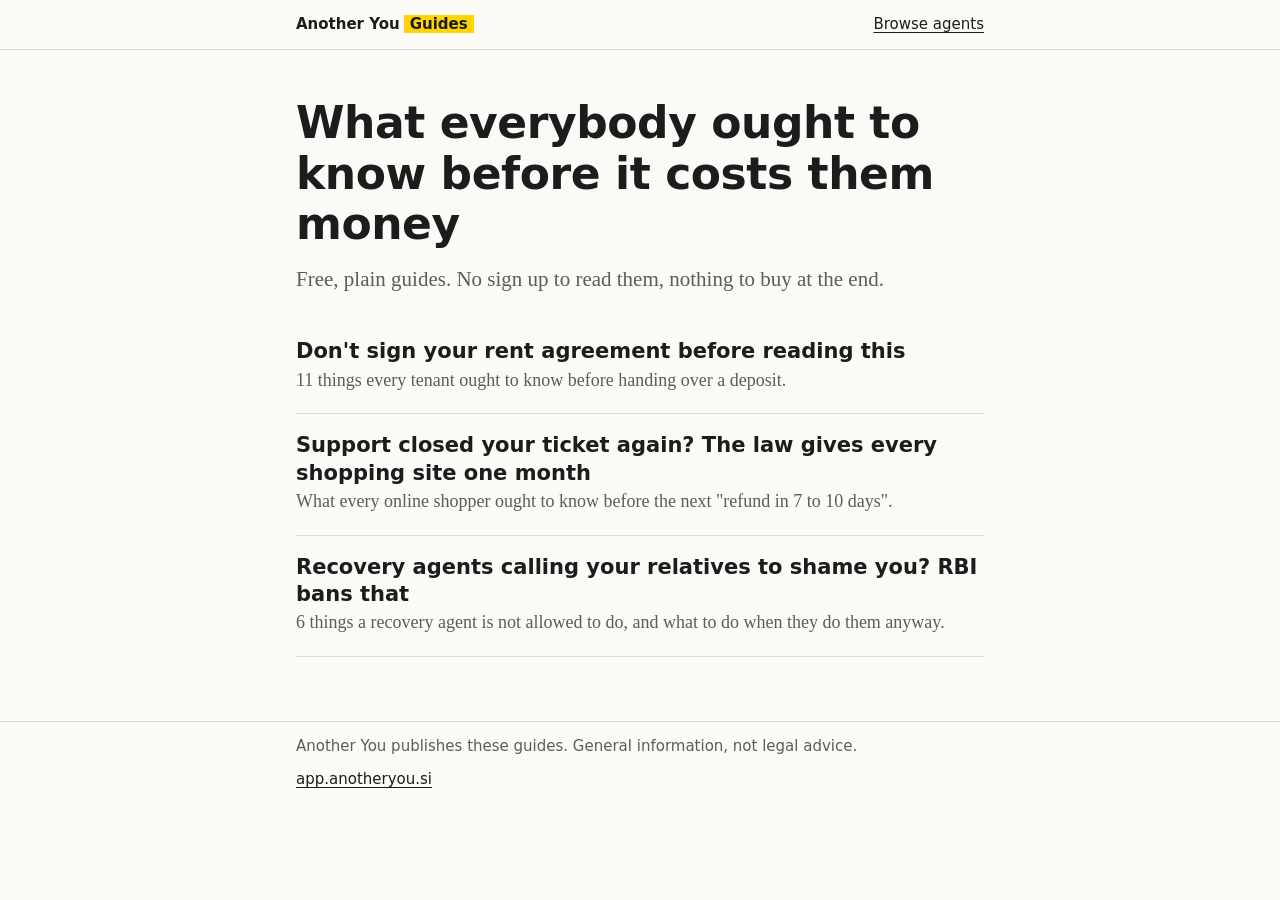
<file: index.html>
<!doctype html>
<html lang="en-IN">
<head>
<meta charset="utf-8">
<meta name="viewport" content="width=device-width, initial-scale=1">
<title>Another You Guides</title>
<meta name="description" content="Plain guides for the moments that cost you money: rent deposits, stuck refunds, recovery agents.">
<link rel="stylesheet" href="/style.css">
</head>
<body>
<header class="site"><div class="bar"><a class="brand" href="/">Another You<span>Guides</span></a><a href="https://app.anotheryou.si/library">Browse agents</a></div></header>
<main>
<h1>What everybody ought to know before it costs them money</h1>
<p class="dek">Free, plain guides. No sign up to read them, nothing to buy at the end.</p>
<div class="list">
<a href="/rent-agreement-deposit/"><strong>Don't sign your rent agreement before reading this</strong><span>11 things every tenant ought to know before handing over a deposit.</span></a>
<a href="/refund-stuck/"><strong>Support closed your ticket again? The law gives every shopping site one month</strong><span>What every online shopper ought to know before the next "refund in 7 to 10 days".</span></a>
<a href="/recovery-agents/"><strong>Recovery agents calling your relatives to shame you? RBI bans that</strong><span>6 things a recovery agent is not allowed to do, and what to do when they do them anyway.</span></a>
</div>
</main>
<footer class="site"><div class="bar"><span>Another You publishes these guides. General information, not legal advice.</span><a href="https://app.anotheryou.si">app.anotheryou.si</a></div></footer>
</body>
</html>
</file>
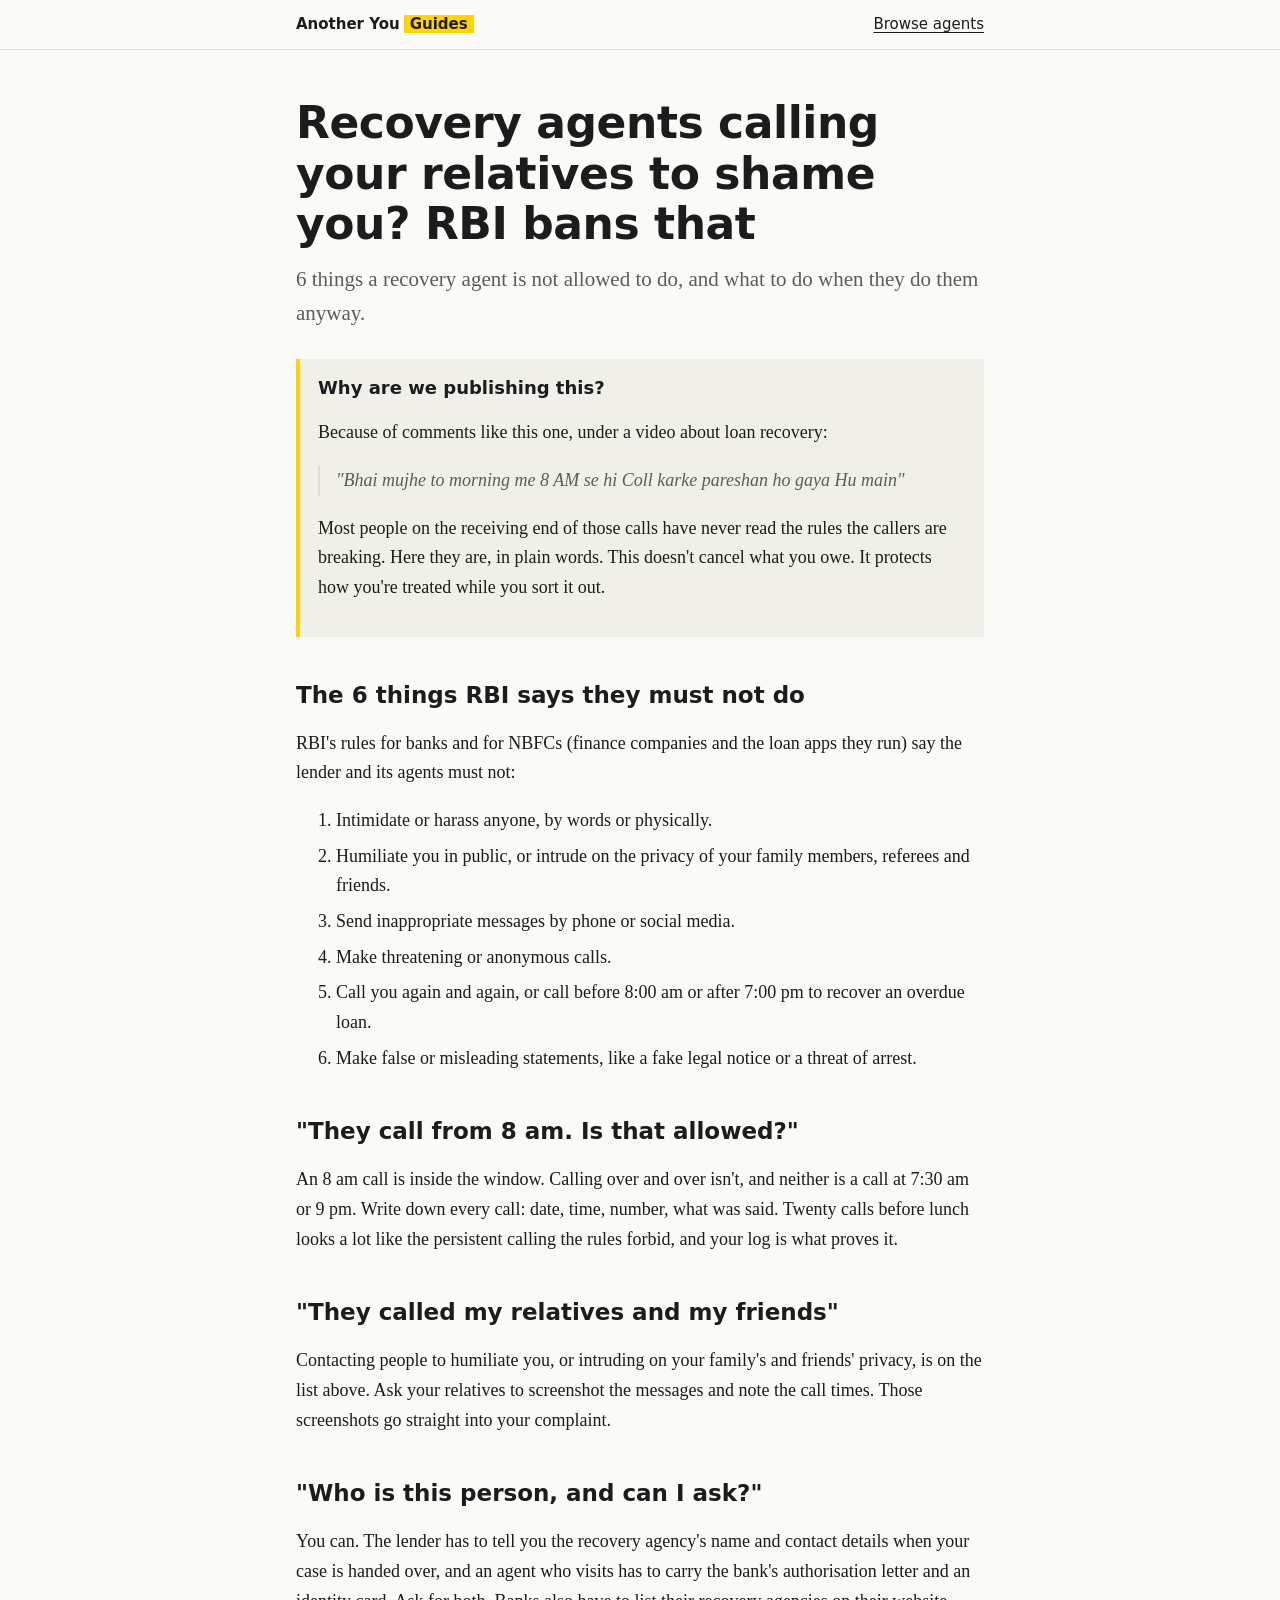
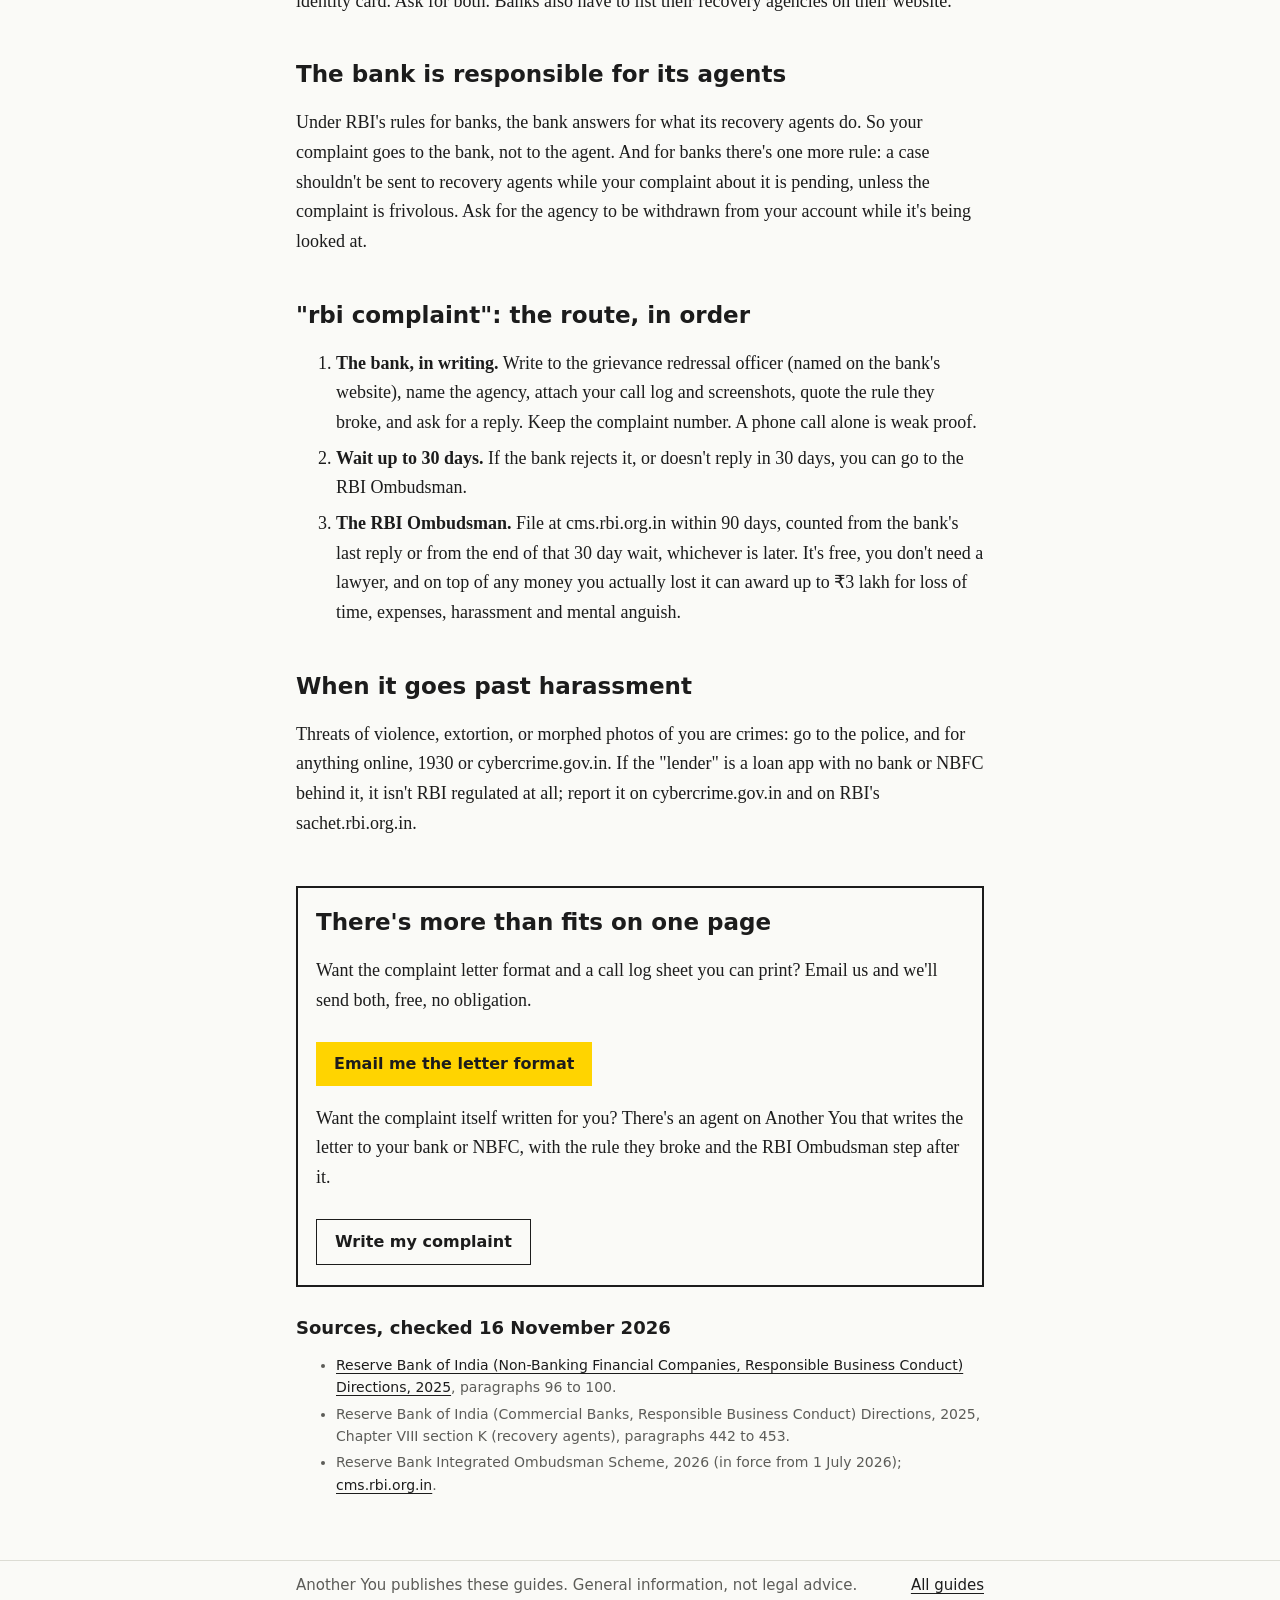
<file: recovery-agents/index.html>
<!doctype html>
<html lang="en-IN">
<head>
<meta charset="utf-8">
<meta name="viewport" content="width=device-width, initial-scale=1">
<title>Recovery Agents Calling Your Relatives? RBI Bans That</title>
<meta name="description" content="6 things RBI does not allow a loan recovery agent to do, and the complaint your bank has to answer when they do them anyway.">
<link rel="canonical" href="https://blog.anotheryou.si/recovery-agents/">
<meta property="og:type" content="article">
<meta property="og:title" content="Recovery Agents Calling Your Relatives? RBI Bans That">
<meta property="og:description" content="6 things RBI does not allow a loan recovery agent to do, and the complaint your bank has to answer when they do them anyway.">
<meta property="og:url" content="https://blog.anotheryou.si/recovery-agents/">
<meta property="og:image" content="https://blog.anotheryou.si/covers/recovery-agents.png">
<meta property="og:image:width" content="1400">
<meta property="og:image:height" content="735">
<meta name="twitter:card" content="summary_large_image">
<link rel="stylesheet" href="/style.css">
</head>
<body>
<header class="site"><div class="bar"><a class="brand" href="/">Another You<span>Guides</span></a><a href="https://app.anotheryou.si/library">Browse agents</a></div></header>
<main>
<h1>Recovery agents calling your relatives to shame you? RBI bans that</h1>
<p class="dek">6 things a recovery agent is not allowed to do, and what to do when they do them anyway.</p>

<div class="box">
<h3>Why are we publishing this?</h3>
<p>Because of comments like this one, under a video about loan recovery:</p>
<blockquote>"Bhai mujhe to morning me 8 AM se hi Coll karke pareshan ho gaya Hu main"</blockquote>
<p>Most people on the receiving end of those calls have never read the rules the callers are breaking. Here they are, in plain words. This doesn't cancel what you owe. It protects how you're treated while you sort it out.</p>
</div>

<h2>The 6 things RBI says they must not do</h2>
<p>RBI's rules for banks and for NBFCs (finance companies and the loan apps they run) say the lender and its agents must not:</p>
<ol class="tight">
<li>Intimidate or harass anyone, by words or physically.</li>
<li>Humiliate you in public, or intrude on the privacy of your family members, referees and friends.</li>
<li>Send inappropriate messages by phone or social media.</li>
<li>Make threatening or anonymous calls.</li>
<li>Call you again and again, or call before 8:00 am or after 7:00 pm to recover an overdue loan.</li>
<li>Make false or misleading statements, like a fake legal notice or a threat of arrest.</li>
</ol>

<h2>"They call from 8 am. Is that allowed?"</h2>
<p>An 8 am call is inside the window. Calling over and over isn't, and neither is a call at 7:30 am or 9 pm. Write down every call: date, time, number, what was said. Twenty calls before lunch looks a lot like the persistent calling the rules forbid, and your log is what proves it.</p>

<h2>"They called my relatives and my friends"</h2>
<p>Contacting people to humiliate you, or intruding on your family's and friends' privacy, is on the list above. Ask your relatives to screenshot the messages and note the call times. Those screenshots go straight into your complaint.</p>

<h2>"Who is this person, and can I ask?"</h2>
<p>You can. The lender has to tell you the recovery agency's name and contact details when your case is handed over, and an agent who visits has to carry the bank's authorisation letter and an identity card. Ask for both. Banks also have to list their recovery agencies on their website.</p>

<h2>The bank is responsible for its agents</h2>
<p>Under RBI's rules for banks, the bank answers for what its recovery agents do. So your complaint goes to the bank, not to the agent. And for banks there's one more rule: a case shouldn't be sent to recovery agents while your complaint about it is pending, unless the complaint is frivolous. Ask for the agency to be withdrawn from your account while it's being looked at.</p>

<h2>"rbi complaint": the route, in order</h2>
<ol class="tight">
<li><strong>The bank, in writing.</strong> Write to the grievance redressal officer (named on the bank's website), name the agency, attach your call log and screenshots, quote the rule they broke, and ask for a reply. Keep the complaint number. A phone call alone is weak proof.</li>
<li><strong>Wait up to 30 days.</strong> If the bank rejects it, or doesn't reply in 30 days, you can go to the RBI Ombudsman.</li>
<li><strong>The RBI Ombudsman.</strong> File at cms.rbi.org.in within 90 days, counted from the bank's last reply or from the end of that 30 day wait, whichever is later. It's free, you don't need a lawyer, and on top of any money you actually lost it can award up to ₹3 lakh for loss of time, expenses, harassment and mental anguish.</li>
</ol>

<h2>When it goes past harassment</h2>
<p>Threats of violence, extortion, or morphed photos of you are crimes: go to the police, and for anything online, 1930 or cybercrime.gov.in. If the "lender" is a loan app with no bank or NBFC behind it, it isn't RBI regulated at all; report it on cybercrime.gov.in and on RBI's sachet.rbi.org.in.</p>

<div class="cta">
<h2>There's more than fits on one page</h2>
<p>Want the complaint letter format and a call log sheet you can print? Email us and we'll send both, free, no obligation.</p>
<a class="btn" href="mailto:hello@anotheryou.si?subject=RBI%20complaint%20format">Email me the letter format</a>
<p>Want the complaint itself written for you? There's an agent on Another You that writes the letter to your bank or NBFC, with the rule they broke and the RBI Ombudsman step after it.</p>
<a class="btn ghost" href="https://app.anotheryou.si/a/bank-and-loan-complaint-writer">Write my complaint</a>
</div>

<h3>Sources, checked 16 November 2026</h3>
<ul class="sources">
<li><a href="https://www.rbi.org.in/scripts/BS_ViewMasDirections.aspx?id=12942">Reserve Bank of India (Non-Banking Financial Companies, Responsible Business Conduct) Directions, 2025</a>, paragraphs 96 to 100.</li>
<li>Reserve Bank of India (Commercial Banks, Responsible Business Conduct) Directions, 2025, Chapter VIII section K (recovery agents), paragraphs 442 to 453.</li>
<li>Reserve Bank Integrated Ombudsman Scheme, 2026 (in force from 1 July 2026); <a href="https://cms.rbi.org.in">cms.rbi.org.in</a>.</li>
</ul>
</main>
<footer class="site"><div class="bar"><span>Another You publishes these guides. General information, not legal advice.</span><a href="/">All guides</a></div></footer>
</body>
</html>
</file>
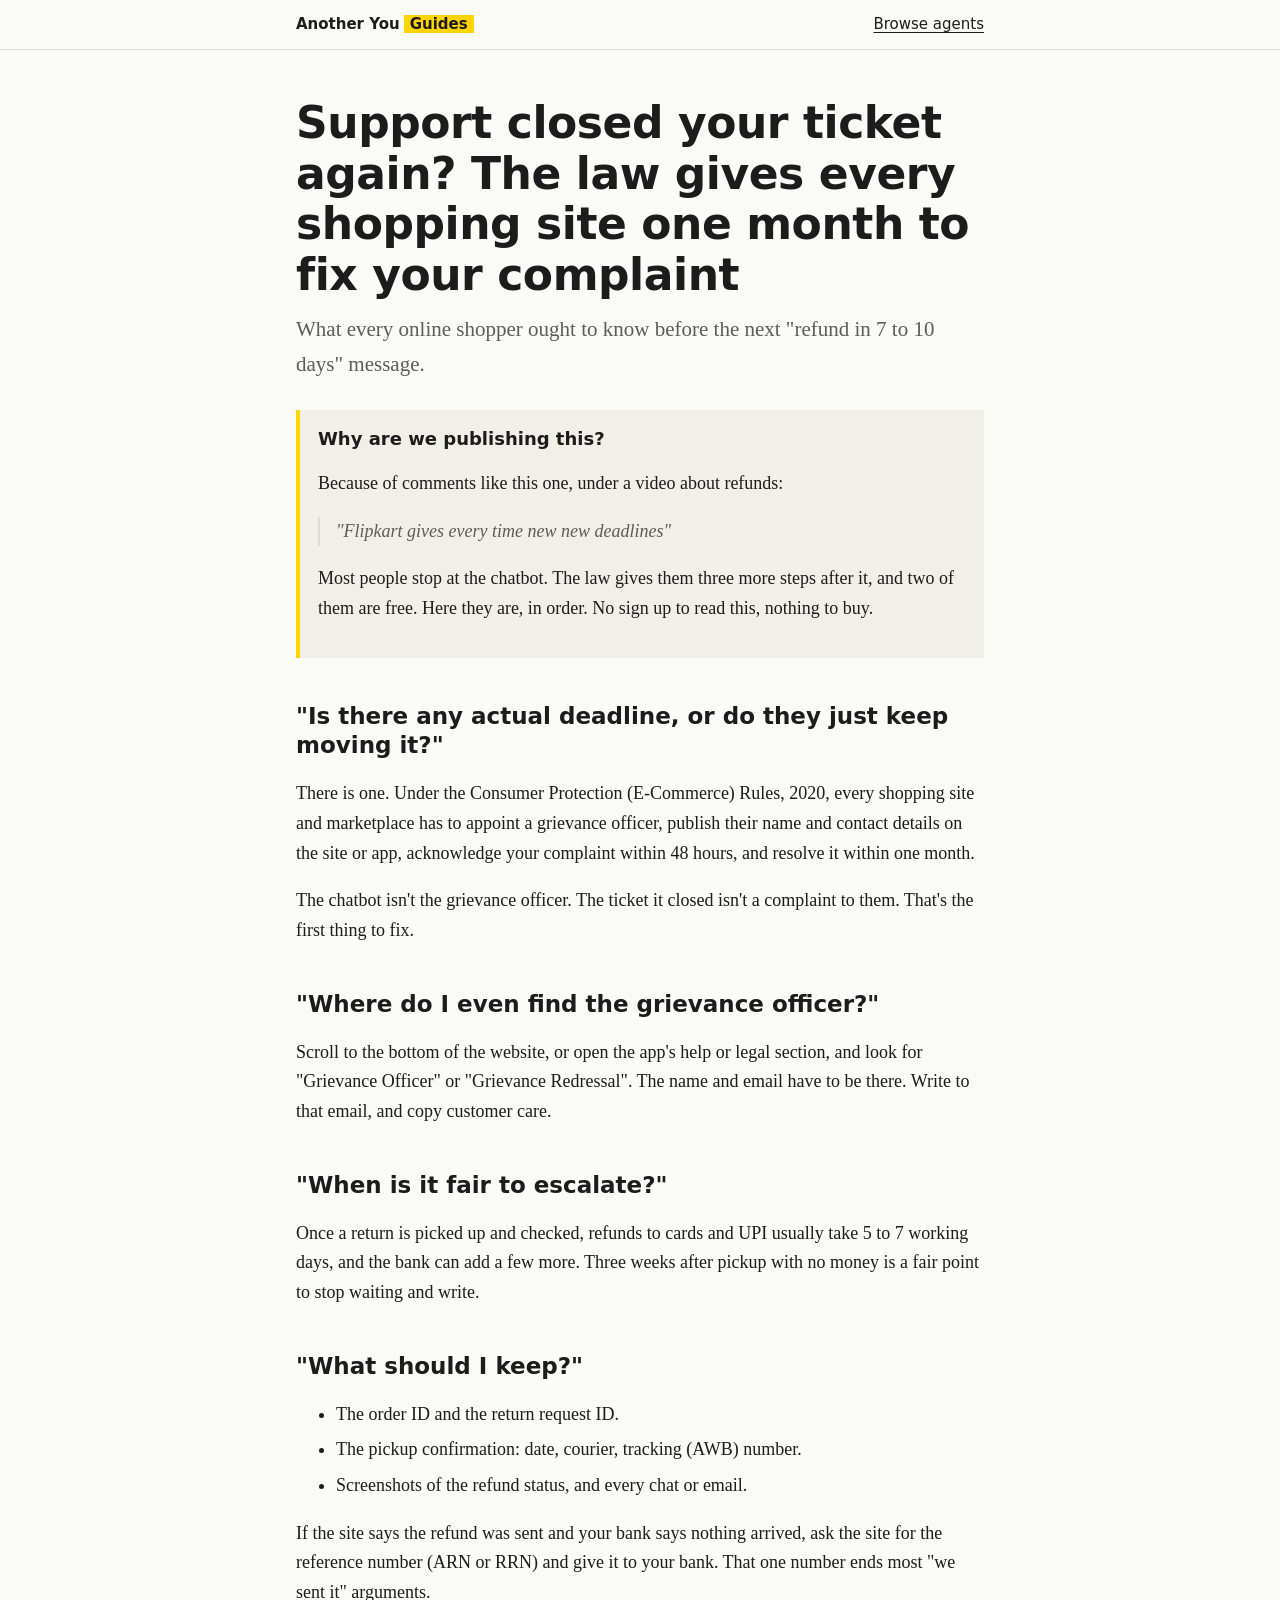
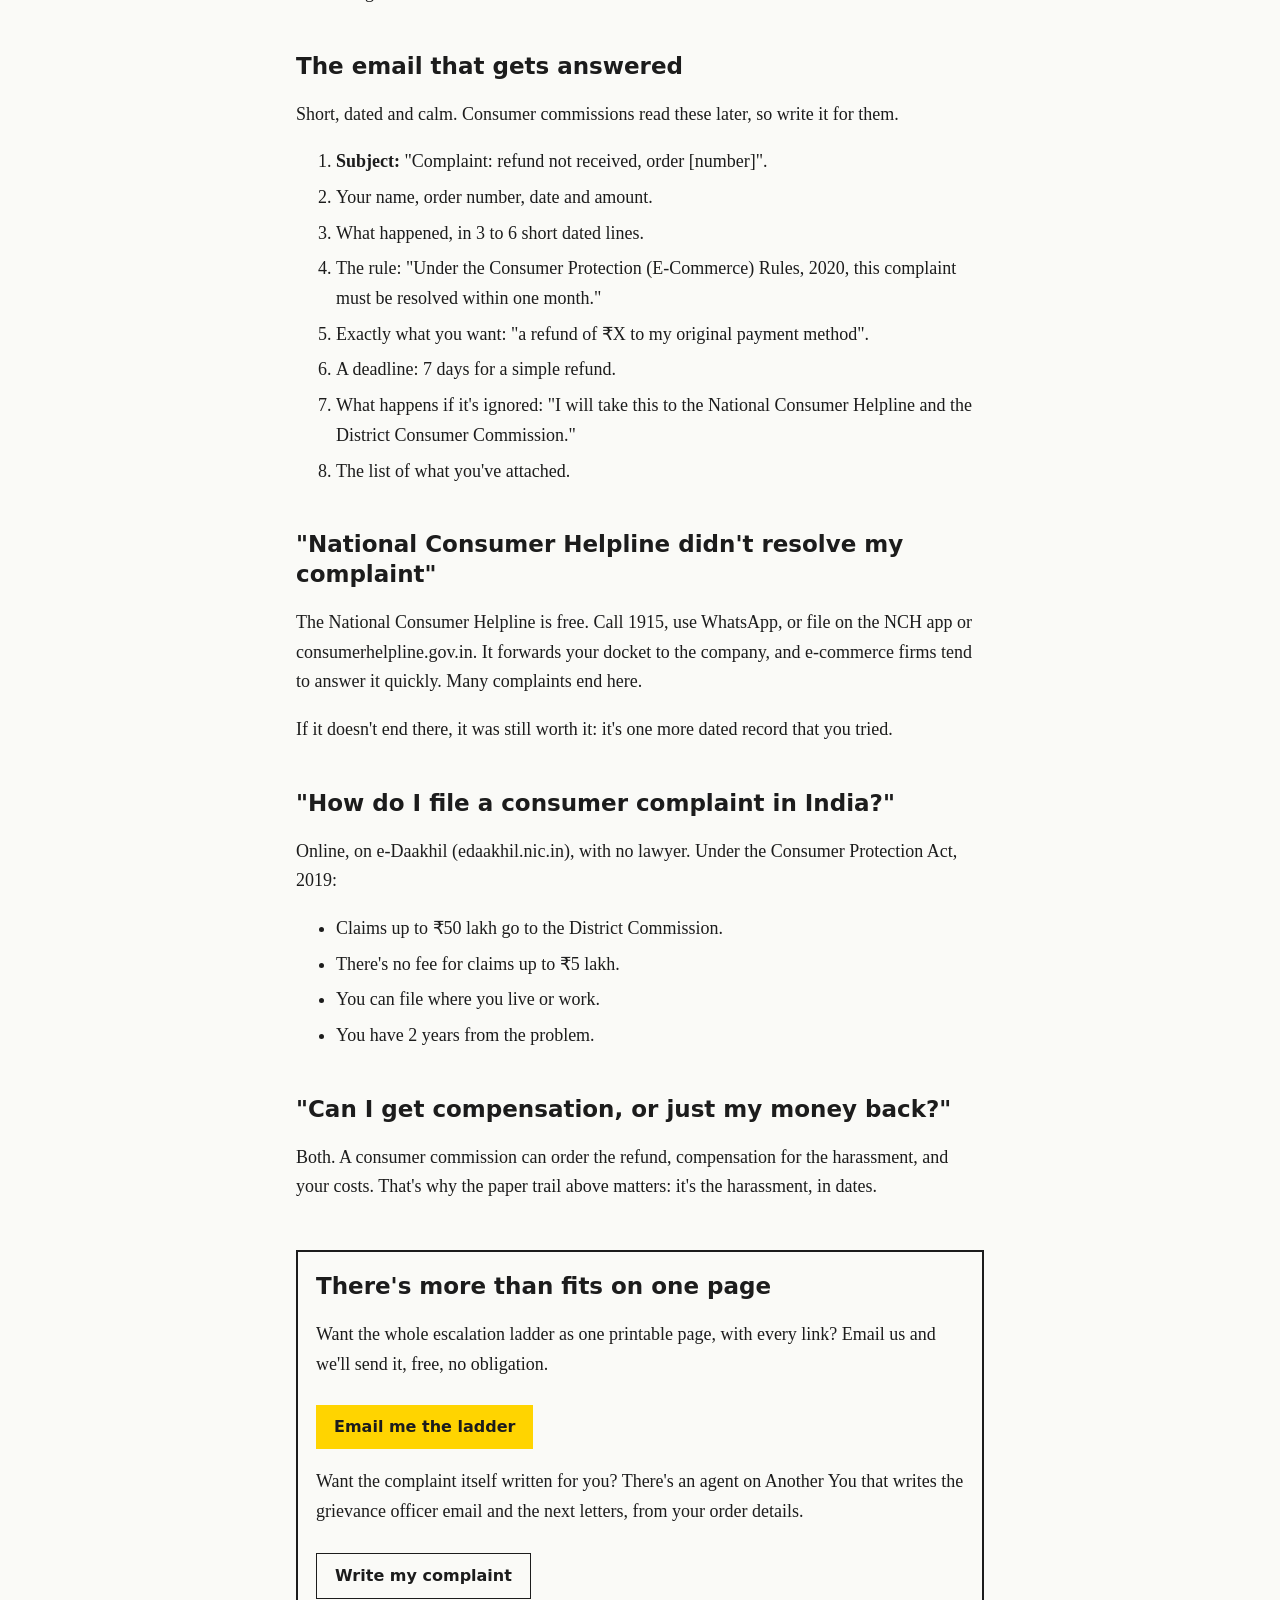
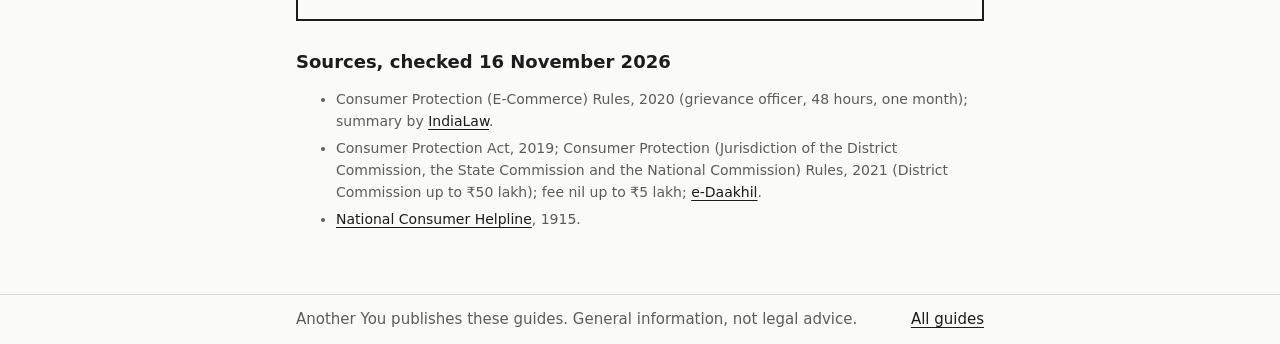
<file: refund-stuck/index.html>
<!doctype html>
<html lang="en-IN">
<head>
<meta charset="utf-8">
<meta name="viewport" content="width=device-width, initial-scale=1">
<title>Refund Stuck? The Law Gives Shopping Sites One Month</title>
<meta name="description" content="Support closed your ticket again? Under the E-Commerce Rules 2020 a shopping site must resolve your complaint within one month. The escalation ladder, step by step.">
<link rel="canonical" href="https://blog.anotheryou.si/refund-stuck/">
<meta property="og:type" content="article">
<meta property="og:title" content="Refund Stuck? The Law Gives Shopping Sites One Month">
<meta property="og:description" content="Support closed your ticket again? Under the E-Commerce Rules 2020 a shopping site must resolve your complaint within one month. The escalation ladder, step by step.">
<meta property="og:url" content="https://blog.anotheryou.si/refund-stuck/">
<meta property="og:image" content="https://blog.anotheryou.si/covers/refund-stuck.png">
<meta property="og:image:width" content="1400">
<meta property="og:image:height" content="735">
<meta name="twitter:card" content="summary_large_image">
<link rel="stylesheet" href="/style.css">
</head>
<body>
<header class="site"><div class="bar"><a class="brand" href="/">Another You<span>Guides</span></a><a href="https://app.anotheryou.si/library">Browse agents</a></div></header>
<main>
<h1>Support closed your ticket again? The law gives every shopping site one month to fix your complaint</h1>
<p class="dek">What every online shopper ought to know before the next "refund in 7 to 10 days" message.</p>

<div class="box">
<h3>Why are we publishing this?</h3>
<p>Because of comments like this one, under a video about refunds:</p>
<blockquote>"Flipkart gives every time new new deadlines"</blockquote>
<p>Most people stop at the chatbot. The law gives them three more steps after it, and two of them are free. Here they are, in order. No sign up to read this, nothing to buy.</p>
</div>

<h2>"Is there any actual deadline, or do they just keep moving it?"</h2>
<p>There is one. Under the Consumer Protection (E-Commerce) Rules, 2020, every shopping site and marketplace has to appoint a grievance officer, publish their name and contact details on the site or app, acknowledge your complaint within 48 hours, and resolve it within one month.</p>
<p>The chatbot isn't the grievance officer. The ticket it closed isn't a complaint to them. That's the first thing to fix.</p>

<h2>"Where do I even find the grievance officer?"</h2>
<p>Scroll to the bottom of the website, or open the app's help or legal section, and look for "Grievance Officer" or "Grievance Redressal". The name and email have to be there. Write to that email, and copy customer care.</p>

<h2>"When is it fair to escalate?"</h2>
<p>Once a return is picked up and checked, refunds to cards and UPI usually take 5 to 7 working days, and the bank can add a few more. Three weeks after pickup with no money is a fair point to stop waiting and write.</p>

<h2>"What should I keep?"</h2>
<ul class="tight">
<li>The order ID and the return request ID.</li>
<li>The pickup confirmation: date, courier, tracking (AWB) number.</li>
<li>Screenshots of the refund status, and every chat or email.</li>
</ul>
<p>If the site says the refund was sent and your bank says nothing arrived, ask the site for the reference number (ARN or RRN) and give it to your bank. That one number ends most "we sent it" arguments.</p>

<h2>The email that gets answered</h2>
<p>Short, dated and calm. Consumer commissions read these later, so write it for them.</p>
<ol class="tight">
<li><strong>Subject:</strong> "Complaint: refund not received, order [number]".</li>
<li>Your name, order number, date and amount.</li>
<li>What happened, in 3 to 6 short dated lines.</li>
<li>The rule: "Under the Consumer Protection (E-Commerce) Rules, 2020, this complaint must be resolved within one month."</li>
<li>Exactly what you want: "a refund of ₹X to my original payment method".</li>
<li>A deadline: 7 days for a simple refund.</li>
<li>What happens if it's ignored: "I will take this to the National Consumer Helpline and the District Consumer Commission."</li>
<li>The list of what you've attached.</li>
</ol>

<h2>"National Consumer Helpline didn't resolve my complaint"</h2>
<p>The National Consumer Helpline is free. Call 1915, use WhatsApp, or file on the NCH app or consumerhelpline.gov.in. It forwards your docket to the company, and e-commerce firms tend to answer it quickly. Many complaints end here.</p>
<p>If it doesn't end there, it was still worth it: it's one more dated record that you tried.</p>

<h2>"How do I file a consumer complaint in India?"</h2>
<p>Online, on e-Daakhil (edaakhil.nic.in), with no lawyer. Under the Consumer Protection Act, 2019:</p>
<ul class="tight">
<li>Claims up to ₹50 lakh go to the District Commission.</li>
<li>There's no fee for claims up to ₹5 lakh.</li>
<li>You can file where you live or work.</li>
<li>You have 2 years from the problem.</li>
</ul>

<h2>"Can I get compensation, or just my money back?"</h2>
<p>Both. A consumer commission can order the refund, compensation for the harassment, and your costs. That's why the paper trail above matters: it's the harassment, in dates.</p>

<div class="cta">
<h2>There's more than fits on one page</h2>
<p>Want the whole escalation ladder as one printable page, with every link? Email us and we'll send it, free, no obligation.</p>
<a class="btn" href="mailto:hello@anotheryou.si?subject=REFUND%20ladder">Email me the ladder</a>
<p>Want the complaint itself written for you? There's an agent on Another You that writes the grievance officer email and the next letters, from your order details.</p>
<a class="btn ghost" href="https://app.anotheryou.si/a/consumer-complaint-writer">Write my complaint</a>
</div>

<h3>Sources, checked 16 November 2026</h3>
<ul class="sources">
<li>Consumer Protection (E-Commerce) Rules, 2020 (grievance officer, 48 hours, one month); summary by <a href="https://www.indialaw.in/guides/civil/consumer-protection-e-commerce-rules/">IndiaLaw</a>.</li>
<li>Consumer Protection Act, 2019; Consumer Protection (Jurisdiction of the District Commission, the State Commission and the National Commission) Rules, 2021 (District Commission up to ₹50 lakh); fee nil up to ₹5 lakh; <a href="https://edaakhil.nic.in">e-Daakhil</a>.</li>
<li><a href="https://consumerhelpline.gov.in">National Consumer Helpline</a>, 1915.</li>
</ul>
</main>
<footer class="site"><div class="bar"><span>Another You publishes these guides. General information, not legal advice.</span><a href="/">All guides</a></div></footer>
</body>
</html>
</file>
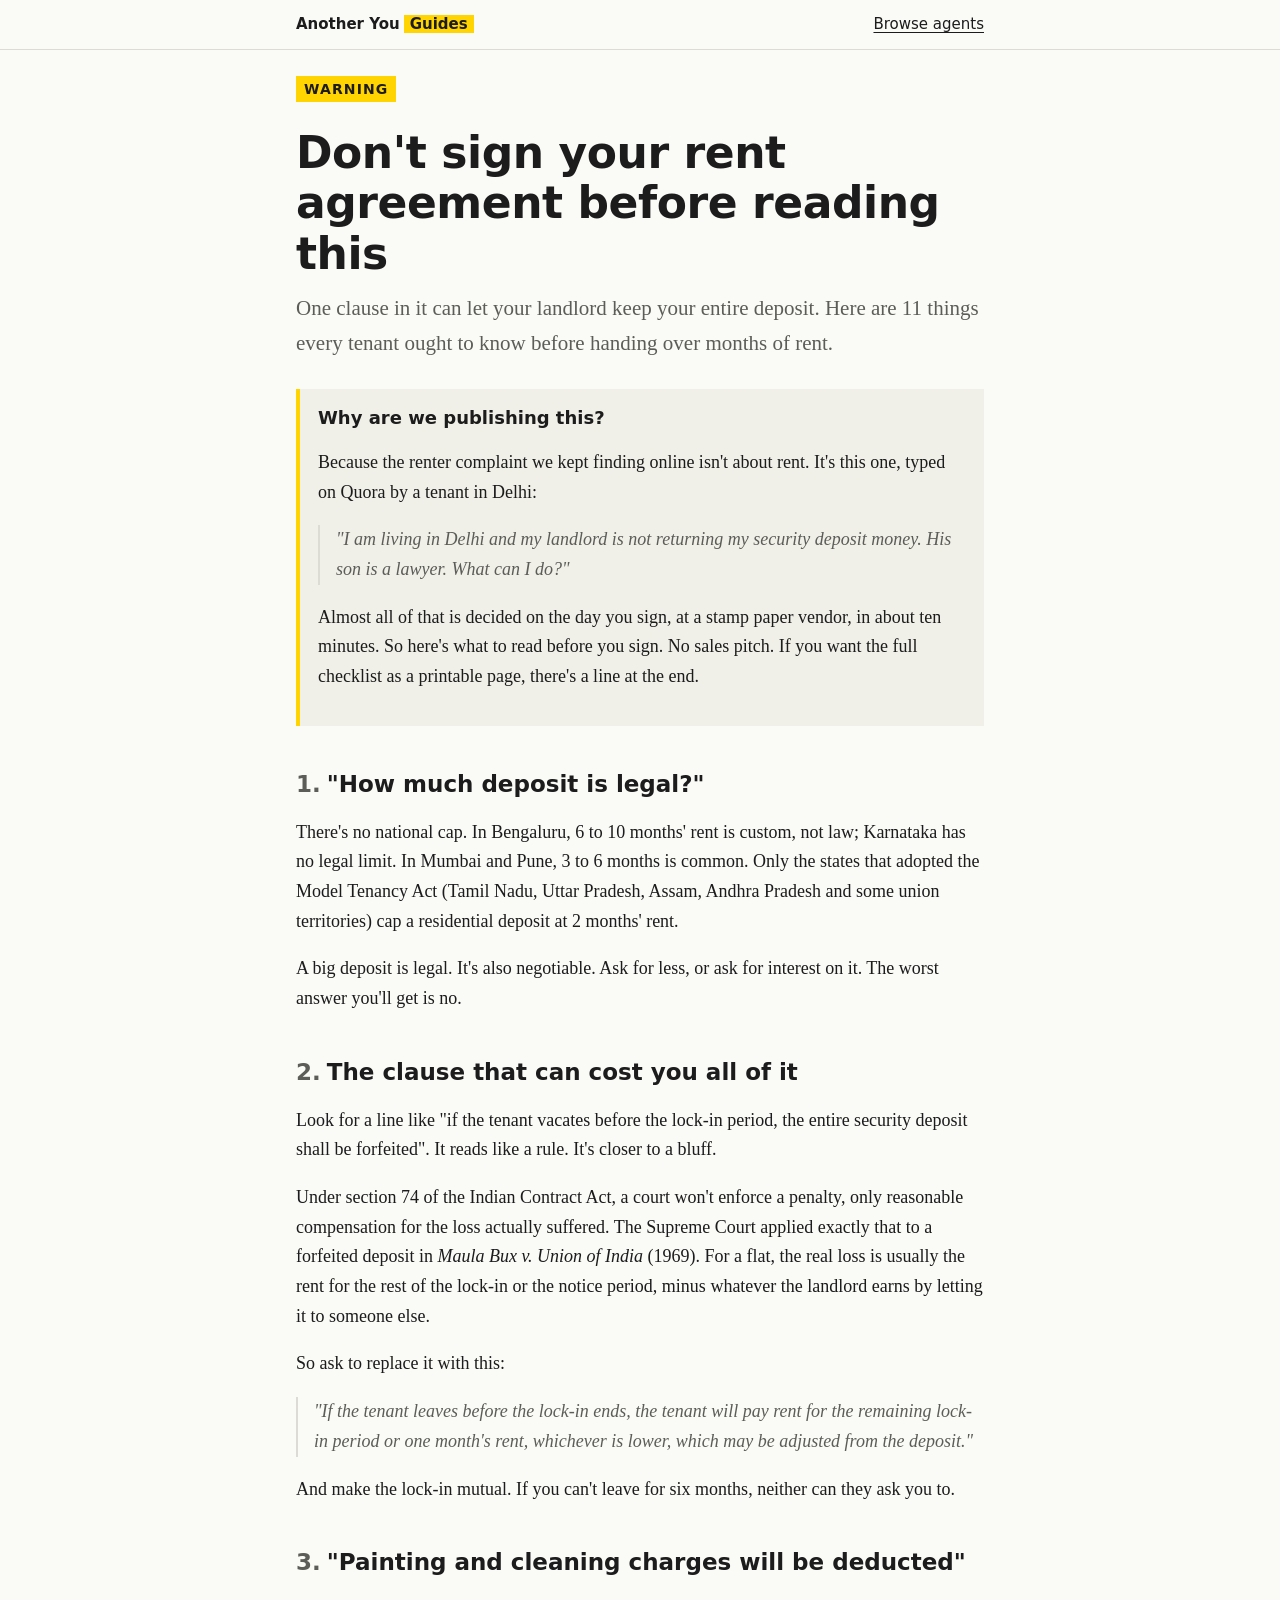
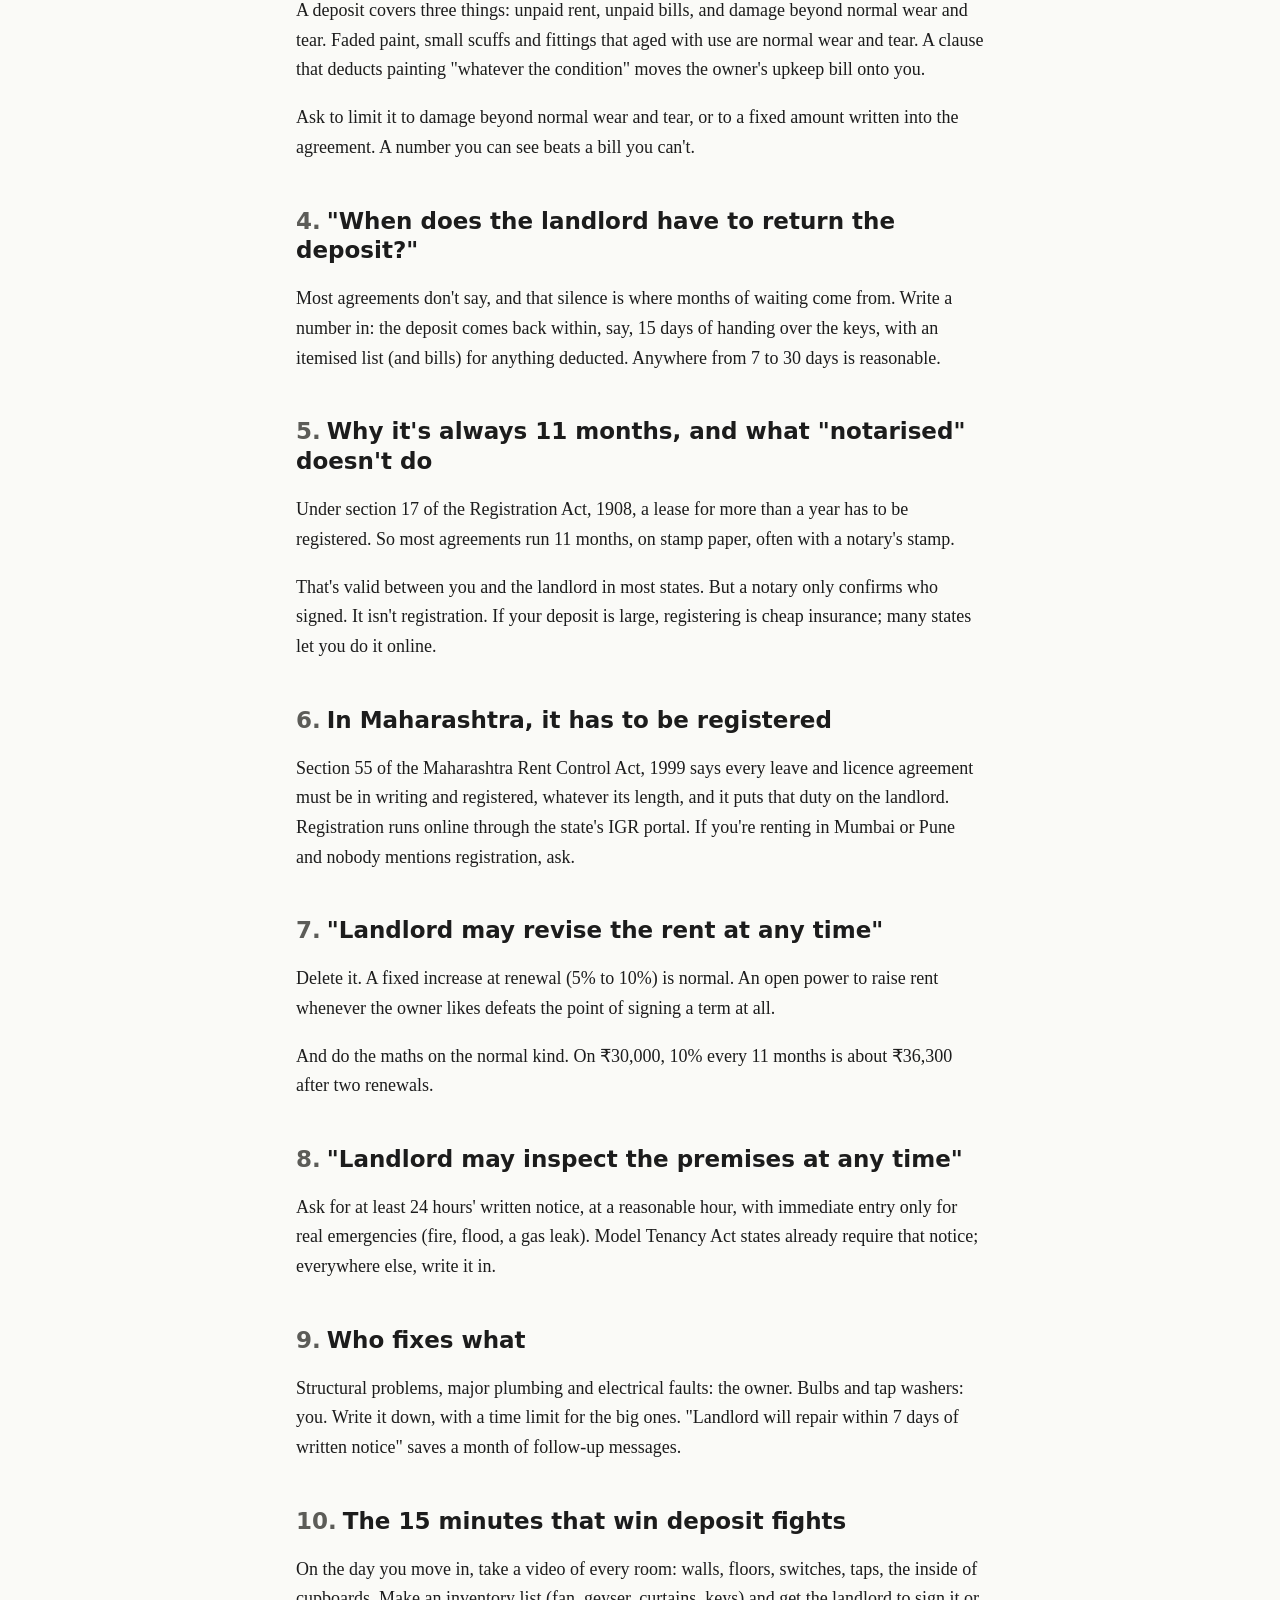
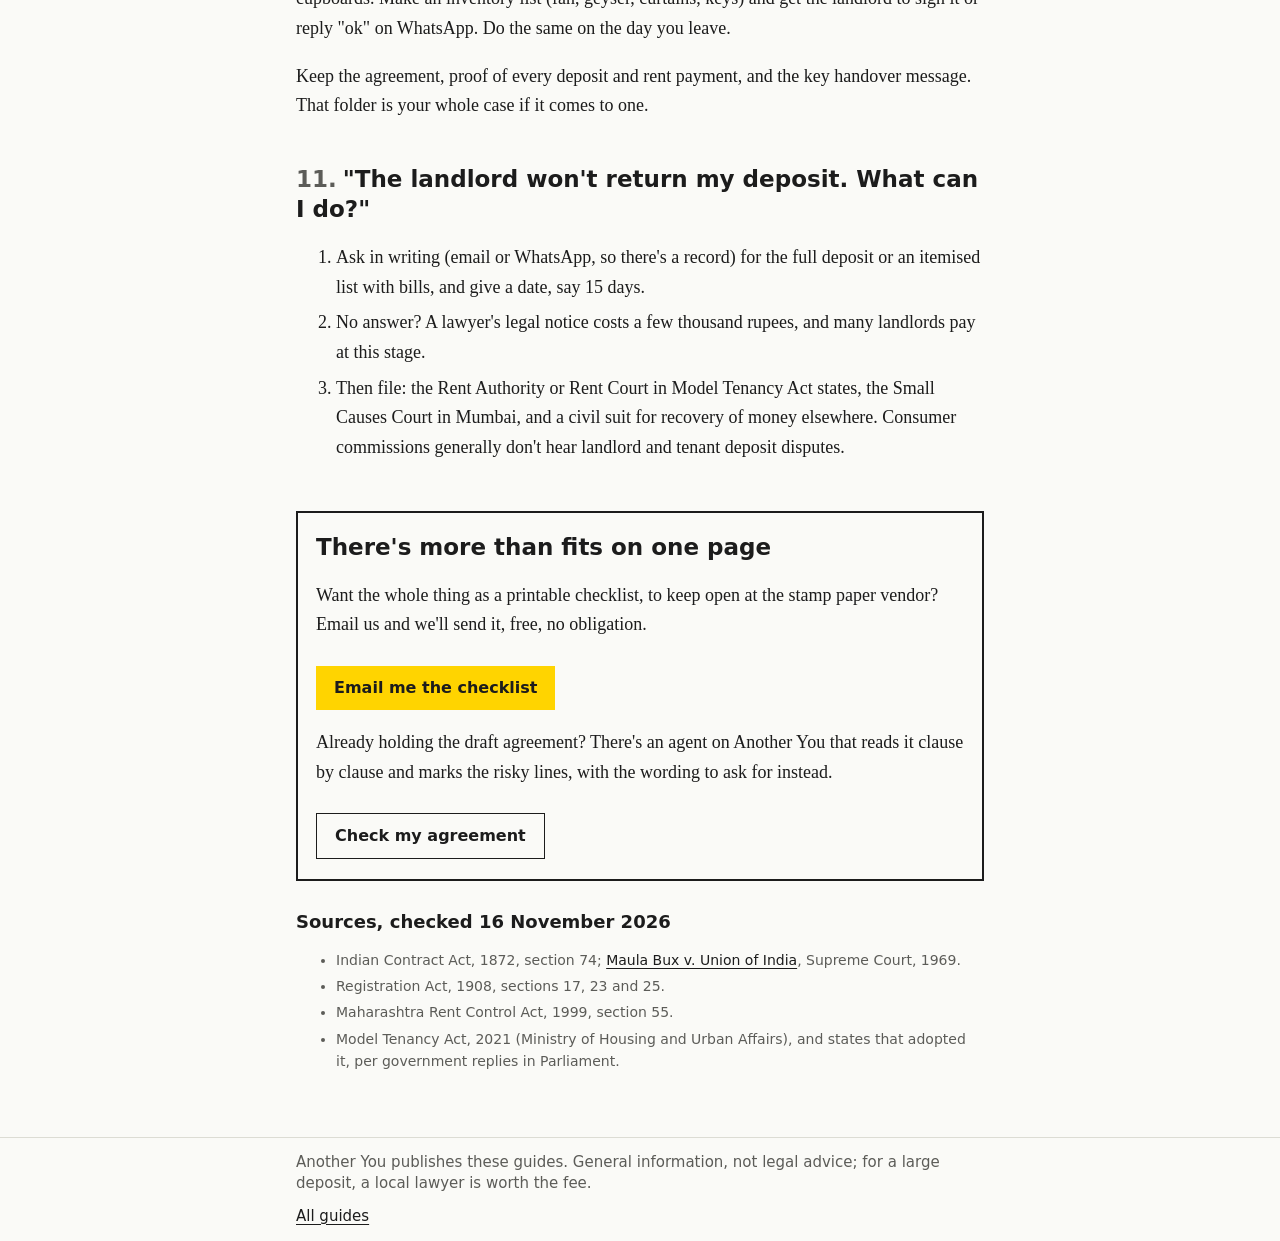
<file: rent-agreement-deposit/index.html>
<!doctype html>
<html lang="en-IN">
<head>
<meta charset="utf-8">
<meta name="viewport" content="width=device-width, initial-scale=1">
<title>Don't Sign Your Rent Agreement Before Reading This</title>
<meta name="description" content="One clause can let a landlord keep your whole deposit. 11 things every tenant in India ought to know before handing over months of rent.">
<link rel="canonical" href="https://blog.anotheryou.si/rent-agreement-deposit/">
<meta property="og:type" content="article">
<meta property="og:title" content="Don't Sign Your Rent Agreement Before Reading This">
<meta property="og:description" content="One clause can let a landlord keep your whole deposit. 11 things every tenant in India ought to know before handing over months of rent.">
<meta property="og:url" content="https://blog.anotheryou.si/rent-agreement-deposit/">
<meta property="og:image" content="https://blog.anotheryou.si/covers/rent-agreement-deposit.png">
<meta property="og:image:width" content="1400">
<meta property="og:image:height" content="735">
<meta name="twitter:card" content="summary_large_image">
<link rel="stylesheet" href="/style.css">
</head>
<body>
<header class="site"><div class="bar"><a class="brand" href="/">Another You<span>Guides</span></a><a href="https://app.anotheryou.si/library">Browse agents</a></div></header>
<main>
<span class="warn">WARNING</span>
<h1>Don't sign your rent agreement before reading this</h1>
<p class="dek">One clause in it can let your landlord keep your entire deposit. Here are 11 things every tenant ought to know before handing over months of rent.</p>

<div class="box">
<h3>Why are we publishing this?</h3>
<p>Because the renter complaint we kept finding online isn't about rent. It's this one, typed on Quora by a tenant in Delhi:</p>
<blockquote>"I am living in Delhi and my landlord is not returning my security deposit money. His son is a lawyer. What can I do?"</blockquote>
<p>Almost all of that is decided on the day you sign, at a stamp paper vendor, in about ten minutes. So here's what to read before you sign. No sales pitch. If you want the full checklist as a printable page, there's a line at the end.</p>
</div>

<h2><span class="n">1.</span>"How much deposit is legal?"</h2>
<p>There's no national cap. In Bengaluru, 6 to 10 months' rent is custom, not law; Karnataka has no legal limit. In Mumbai and Pune, 3 to 6 months is common. Only the states that adopted the Model Tenancy Act (Tamil Nadu, Uttar Pradesh, Assam, Andhra Pradesh and some union territories) cap a residential deposit at 2 months' rent.</p>
<p>A big deposit is legal. It's also negotiable. Ask for less, or ask for interest on it. The worst answer you'll get is no.</p>

<h2><span class="n">2.</span>The clause that can cost you all of it</h2>
<p>Look for a line like "if the tenant vacates before the lock-in period, the entire security deposit shall be forfeited". It reads like a rule. It's closer to a bluff.</p>
<p>Under section 74 of the Indian Contract Act, a court won't enforce a penalty, only reasonable compensation for the loss actually suffered. The Supreme Court applied exactly that to a forfeited deposit in <em>Maula Bux v. Union of India</em> (1969). For a flat, the real loss is usually the rent for the rest of the lock-in or the notice period, minus whatever the landlord earns by letting it to someone else.</p>
<p>So ask to replace it with this:</p>
<blockquote>"If the tenant leaves before the lock-in ends, the tenant will pay rent for the remaining lock-in period or one month's rent, whichever is lower, which may be adjusted from the deposit."</blockquote>
<p>And make the lock-in mutual. If you can't leave for six months, neither can they ask you to.</p>

<h2><span class="n">3.</span>"Painting and cleaning charges will be deducted"</h2>
<p>A deposit covers three things: unpaid rent, unpaid bills, and damage beyond normal wear and tear. Faded paint, small scuffs and fittings that aged with use are normal wear and tear. A clause that deducts painting "whatever the condition" moves the owner's upkeep bill onto you.</p>
<p>Ask to limit it to damage beyond normal wear and tear, or to a fixed amount written into the agreement. A number you can see beats a bill you can't.</p>

<h2><span class="n">4.</span>"When does the landlord have to return the deposit?"</h2>
<p>Most agreements don't say, and that silence is where months of waiting come from. Write a number in: the deposit comes back within, say, 15 days of handing over the keys, with an itemised list (and bills) for anything deducted. Anywhere from 7 to 30 days is reasonable.</p>

<h2><span class="n">5.</span>Why it's always 11 months, and what "notarised" doesn't do</h2>
<p>Under section 17 of the Registration Act, 1908, a lease for more than a year has to be registered. So most agreements run 11 months, on stamp paper, often with a notary's stamp.</p>
<p>That's valid between you and the landlord in most states. But a notary only confirms who signed. It isn't registration. If your deposit is large, registering is cheap insurance; many states let you do it online.</p>

<h2><span class="n">6.</span>In Maharashtra, it has to be registered</h2>
<p>Section 55 of the Maharashtra Rent Control Act, 1999 says every leave and licence agreement must be in writing and registered, whatever its length, and it puts that duty on the landlord. Registration runs online through the state's IGR portal. If you're renting in Mumbai or Pune and nobody mentions registration, ask.</p>

<h2><span class="n">7.</span>"Landlord may revise the rent at any time"</h2>
<p>Delete it. A fixed increase at renewal (5% to 10%) is normal. An open power to raise rent whenever the owner likes defeats the point of signing a term at all.</p>
<p>And do the maths on the normal kind. On ₹30,000, 10% every 11 months is about ₹36,300 after two renewals.</p>

<h2><span class="n">8.</span>"Landlord may inspect the premises at any time"</h2>
<p>Ask for at least 24 hours' written notice, at a reasonable hour, with immediate entry only for real emergencies (fire, flood, a gas leak). Model Tenancy Act states already require that notice; everywhere else, write it in.</p>

<h2><span class="n">9.</span>Who fixes what</h2>
<p>Structural problems, major plumbing and electrical faults: the owner. Bulbs and tap washers: you. Write it down, with a time limit for the big ones. "Landlord will repair within 7 days of written notice" saves a month of follow-up messages.</p>

<h2><span class="n">10.</span>The 15 minutes that win deposit fights</h2>
<p>On the day you move in, take a video of every room: walls, floors, switches, taps, the inside of cupboards. Make an inventory list (fan, geyser, curtains, keys) and get the landlord to sign it or reply "ok" on WhatsApp. Do the same on the day you leave.</p>
<p>Keep the agreement, proof of every deposit and rent payment, and the key handover message. That folder is your whole case if it comes to one.</p>

<h2><span class="n">11.</span>"The landlord won't return my deposit. What can I do?"</h2>
<ol class="tight">
<li>Ask in writing (email or WhatsApp, so there's a record) for the full deposit or an itemised list with bills, and give a date, say 15 days.</li>
<li>No answer? A lawyer's legal notice costs a few thousand rupees, and many landlords pay at this stage.</li>
<li>Then file: the Rent Authority or Rent Court in Model Tenancy Act states, the Small Causes Court in Mumbai, and a civil suit for recovery of money elsewhere. Consumer commissions generally don't hear landlord and tenant deposit disputes.</li>
</ol>

<div class="cta">
<h2>There's more than fits on one page</h2>
<p>Want the whole thing as a printable checklist, to keep open at the stamp paper vendor? Email us and we'll send it, free, no obligation.</p>
<a class="btn" href="mailto:hello@anotheryou.si?subject=DEPOSIT%20checklist">Email me the checklist</a>
<p>Already holding the draft agreement? There's an agent on Another You that reads it clause by clause and marks the risky lines, with the wording to ask for instead.</p>
<a class="btn ghost" href="https://app.anotheryou.si/a/rental-agreement-checker">Check my agreement</a>
</div>

<h3>Sources, checked 16 November 2026</h3>
<ul class="sources">
<li>Indian Contract Act, 1872, section 74; <a href="https://www.legitquest.com/case/maula-bux-v-union-of-india/1EE39">Maula Bux v. Union of India</a>, Supreme Court, 1969.</li>
<li>Registration Act, 1908, sections 17, 23 and 25.</li>
<li>Maharashtra Rent Control Act, 1999, section 55.</li>
<li>Model Tenancy Act, 2021 (Ministry of Housing and Urban Affairs), and states that adopted it, per government replies in Parliament.</li>
</ul>
</main>
<footer class="site"><div class="bar"><span>Another You publishes these guides. General information, not legal advice; for a large deposit, a local lawyer is worth the fee.</span><a href="/">All guides</a></div></footer>
</body>
</html>
</file>
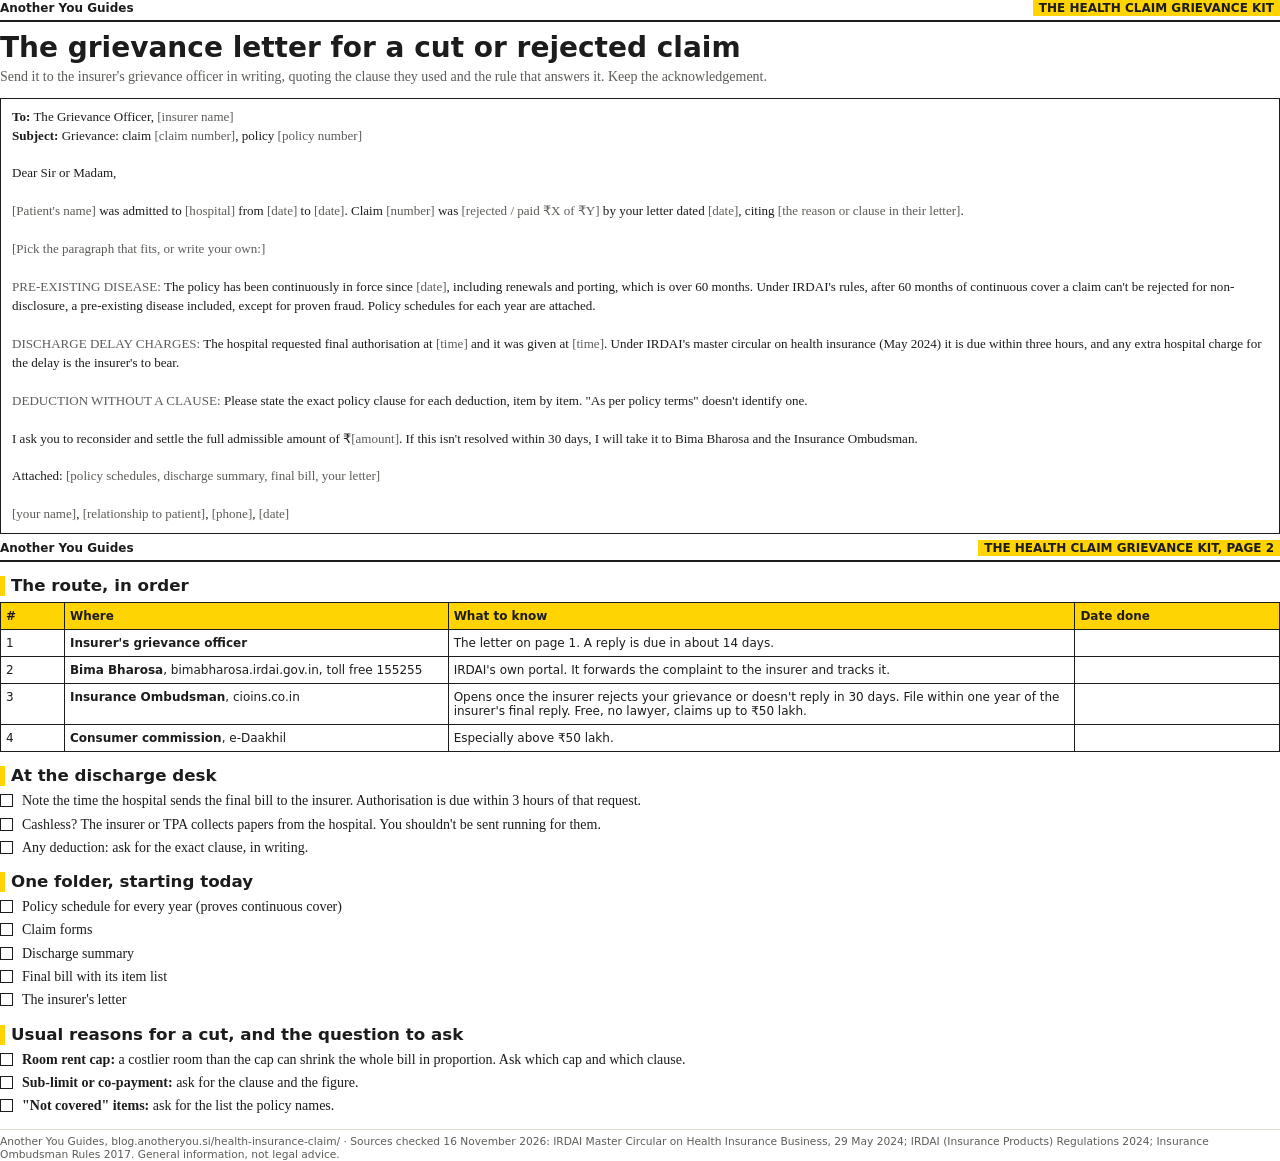
<file: kits-src/claim.html>
<!doctype html><html lang="en-IN"><head><meta charset="utf-8"><title>The Health Claim Grievance Kit</title><link rel="stylesheet" href="kit.css"></head><body>
<div class="page">
<div class="top"><span>Another You Guides</span><span class="tag">THE HEALTH CLAIM GRIEVANCE KIT</span></div>
<h1>The grievance letter for a cut or rejected claim</h1>
<p class="dek">Send it to the insurer's grievance officer in writing, quoting the clause they used and the rule that answers it. Keep the acknowledgement.</p>
<div class="letter"><b>To:</b> The Grievance Officer, <span class="fill">[insurer name]</span>
<b>Subject:</b> Grievance: claim <span class="fill">[claim number]</span>, policy <span class="fill">[policy number]</span>

Dear Sir or Madam,

<span class="fill">[Patient's name]</span> was admitted to <span class="fill">[hospital]</span> from <span class="fill">[date]</span> to <span class="fill">[date]</span>. Claim <span class="fill">[number]</span> was <span class="fill">[rejected / paid ₹X of ₹Y]</span> by your letter dated <span class="fill">[date]</span>, citing <span class="fill">[the reason or clause in their letter]</span>.

<span class="fill">[Pick the paragraph that fits, or write your own:]</span>

<span class="fill">PRE-EXISTING DISEASE:</span> The policy has been continuously in force since <span class="fill">[date]</span>, including renewals and porting, which is over 60 months. Under IRDAI's rules, after 60 months of continuous cover a claim can't be rejected for non-disclosure, a pre-existing disease included, except for proven fraud. Policy schedules for each year are attached.

<span class="fill">DISCHARGE DELAY CHARGES:</span> The hospital requested final authorisation at <span class="fill">[time]</span> and it was given at <span class="fill">[time]</span>. Under IRDAI's master circular on health insurance (May 2024) it is due within three hours, and any extra hospital charge for the delay is the insurer's to bear.

<span class="fill">DEDUCTION WITHOUT A CLAUSE:</span> Please state the exact policy clause for each deduction, item by item. "As per policy terms" doesn't identify one.

I ask you to reconsider and settle the full admissible amount of ₹<span class="fill">[amount]</span>. If this isn't resolved within 30 days, I will take it to Bima Bharosa and the Insurance Ombudsman.

Attached: <span class="fill">[policy schedules, discharge summary, final bill, your letter]</span>

<span class="fill">[your name]</span>, <span class="fill">[relationship to patient]</span>, <span class="fill">[phone]</span>, <span class="fill">[date]</span></div>
</div>

<div class="page">
<div class="top"><span>Another You Guides</span><span class="tag">THE HEALTH CLAIM GRIEVANCE KIT, PAGE 2</span></div>
<h2>The route, in order</h2>
<table>
<tr><th style="width:5%">#</th><th style="width:30%">Where</th><th>What to know</th><th style="width:16%">Date done</th></tr>
<tr><td>1</td><td><b>Insurer's grievance officer</b></td><td>The letter on page 1. A reply is due in about 14 days.</td><td></td></tr>
<tr><td>2</td><td><b>Bima Bharosa</b>, bimabharosa.irdai.gov.in, toll free 155255</td><td>IRDAI's own portal. It forwards the complaint to the insurer and tracks it.</td><td></td></tr>
<tr><td>3</td><td><b>Insurance Ombudsman</b>, cioins.co.in</td><td>Opens once the insurer rejects your grievance or doesn't reply in 30 days. File within one year of the insurer's final reply. Free, no lawyer, claims up to ₹50 lakh.</td><td></td></tr>
<tr><td>4</td><td><b>Consumer commission</b>, e-Daakhil</td><td>Especially above ₹50 lakh.</td><td></td></tr>
</table>

<h2>At the discharge desk</h2>
<ul class="tick">
<li>Note the time the hospital sends the final bill to the insurer. Authorisation is due within 3 hours of that request.</li>
<li>Cashless? The insurer or TPA collects papers from the hospital. You shouldn't be sent running for them.</li>
<li>Any deduction: ask for the exact clause, in writing.</li>
</ul>

<h2>One folder, starting today</h2>
<ul class="tick">
<li>Policy schedule for every year (proves continuous cover)</li>
<li>Claim forms</li>
<li>Discharge summary</li>
<li>Final bill with its item list</li>
<li>The insurer's letter</li>
</ul>
<h2>Usual reasons for a cut, and the question to ask</h2>
<ul class="tick">
<li><b>Room rent cap:</b> a costlier room than the cap can shrink the whole bill in proportion. Ask which cap and which clause.</li>
<li><b>Sub-limit or co-payment:</b> ask for the clause and the figure.</li>
<li><b>"Not covered" items:</b> ask for the list the policy names.</li>
</ul>
<div class="foot">Another You Guides, blog.anotheryou.si/health-insurance-claim/ · Sources checked 16 November 2026: IRDAI Master Circular on Health Insurance Business, 29 May 2024; IRDAI (Insurance Products) Regulations 2024; Insurance Ombudsman Rules 2017. General information, not legal advice.</div>
</div>
</body></html>
</file>
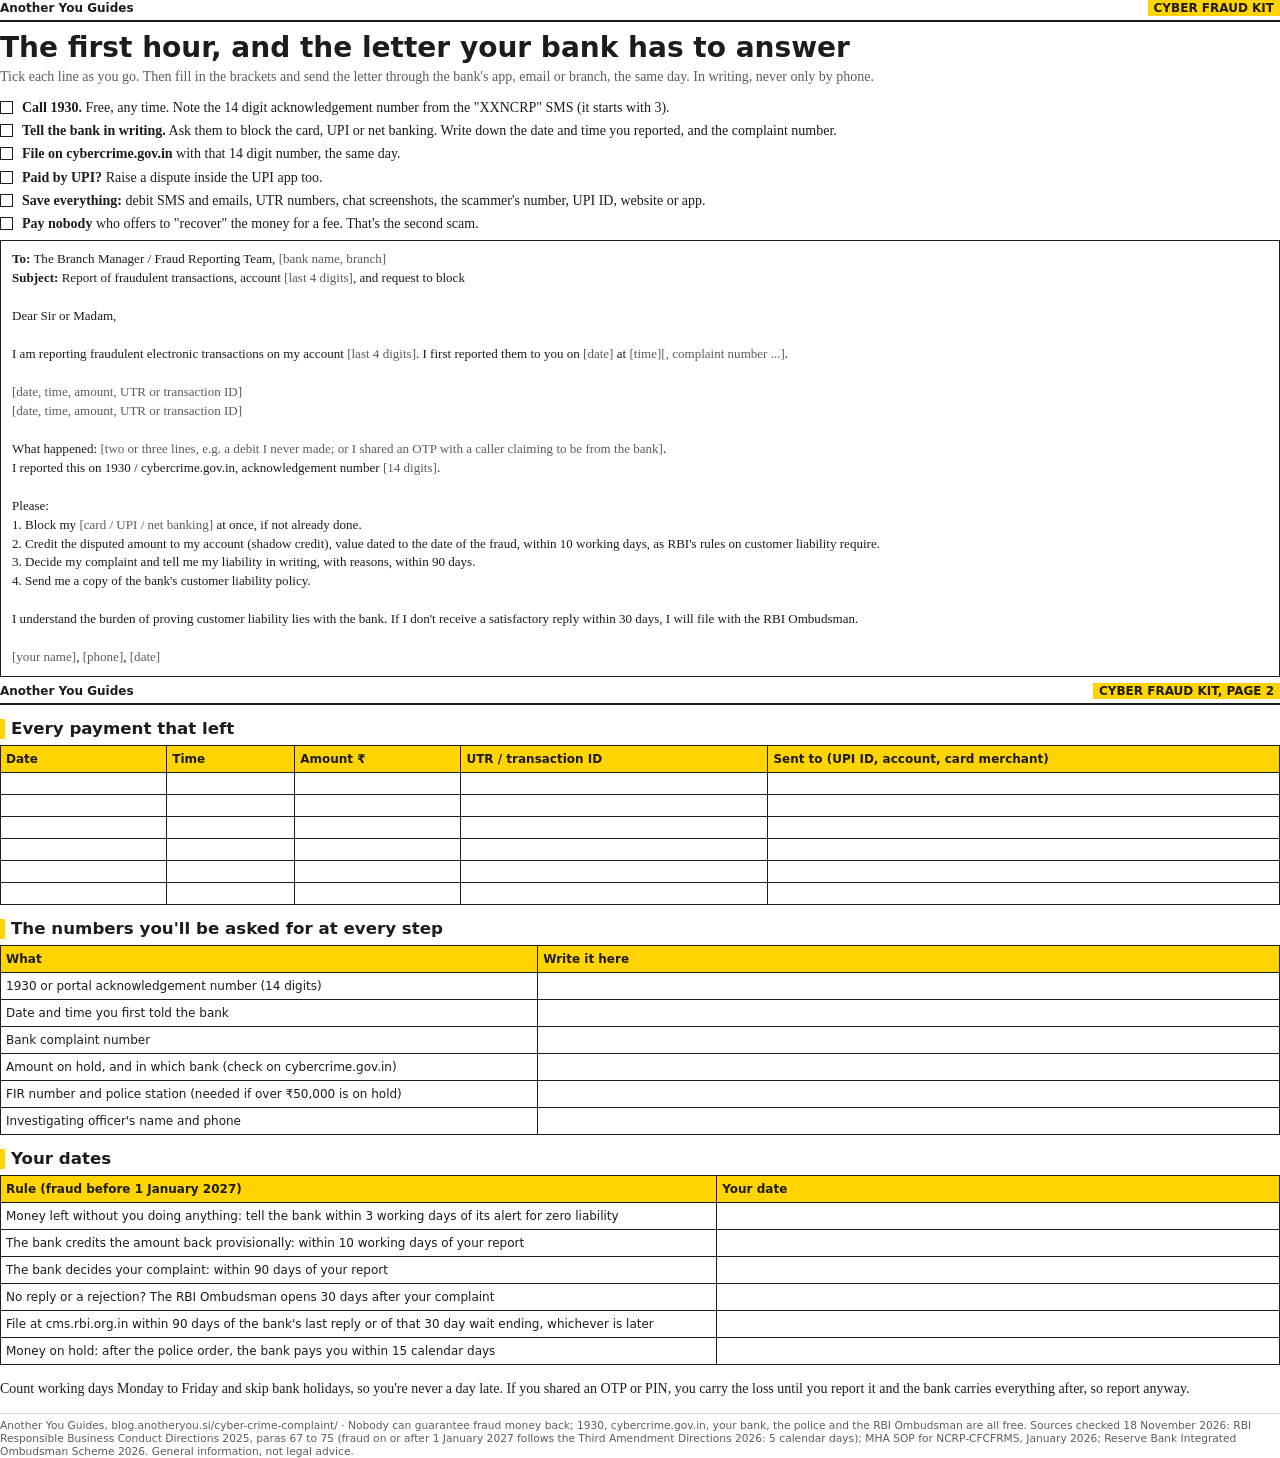
<file: kits-src/cyber.html>
<!doctype html><html lang="en-IN"><head><meta charset="utf-8"><title>The Cyber Fraud Kit</title><link rel="stylesheet" href="kit.css"></head><body>
<div class="page">
<div class="top"><span>Another You Guides</span><span class="tag">CYBER FRAUD KIT</span></div>
<h1>The first hour, and the letter your bank has to answer</h1>
<p class="dek">Tick each line as you go. Then fill in the brackets and send the letter through the bank's app, email or branch, the same day. In writing, never only by phone.</p>
<ul class="tick">
<li><b>Call 1930.</b> Free, any time. Note the 14 digit acknowledgement number from the "XXNCRP" SMS (it starts with 3).</li>
<li><b>Tell the bank in writing.</b> Ask them to block the card, UPI or net banking. Write down the date and time you reported, and the complaint number.</li>
<li><b>File on cybercrime.gov.in</b> with that 14 digit number, the same day.</li>
<li><b>Paid by UPI?</b> Raise a dispute inside the UPI app too.</li>
<li><b>Save everything:</b> debit SMS and emails, UTR numbers, chat screenshots, the scammer's number, UPI ID, website or app.</li>
<li><b>Pay nobody</b> who offers to "recover" the money for a fee. That's the second scam.</li>
</ul>
<div class="letter"><b>To:</b> The Branch Manager / Fraud Reporting Team, <span class="fill">[bank name, branch]</span>
<b>Subject:</b> Report of fraudulent transactions, account <span class="fill">[last 4 digits]</span>, and request to block

Dear Sir or Madam,

I am reporting fraudulent electronic transactions on my account <span class="fill">[last 4 digits]</span>. I first reported them to you on <span class="fill">[date]</span> at <span class="fill">[time]</span><span class="fill">[, complaint number ...]</span>.

<span class="fill">[date, time, amount, UTR or transaction ID]</span>
<span class="fill">[date, time, amount, UTR or transaction ID]</span>

What happened: <span class="fill">[two or three lines, e.g. a debit I never made; or I shared an OTP with a caller claiming to be from the bank]</span>.
I reported this on 1930 / cybercrime.gov.in, acknowledgement number <span class="fill">[14 digits]</span>.

Please:
1. Block my <span class="fill">[card / UPI / net banking]</span> at once, if not already done.
2. Credit the disputed amount to my account (shadow credit), value dated to the date of the fraud, within 10 working days, as RBI's rules on customer liability require.
3. Decide my complaint and tell me my liability in writing, with reasons, within 90 days.
4. Send me a copy of the bank's customer liability policy.

I understand the burden of proving customer liability lies with the bank. If I don't receive a satisfactory reply within 30 days, I will file with the RBI Ombudsman.

<span class="fill">[your name]</span>, <span class="fill">[phone]</span>, <span class="fill">[date]</span></div>
</div>

<div class="page">
<div class="top"><span>Another You Guides</span><span class="tag">CYBER FRAUD KIT, PAGE 2</span></div>
<h2>Every payment that left</h2>
<table>
<tr><th style="width:13%">Date</th><th style="width:10%">Time</th><th style="width:13%">Amount ₹</th><th style="width:24%">UTR / transaction ID</th><th>Sent to (UPI ID, account, card merchant)</th></tr>
<tr><td></td><td></td><td></td><td></td><td></td></tr><tr><td></td><td></td><td></td><td></td><td></td></tr>
<tr><td></td><td></td><td></td><td></td><td></td></tr><tr><td></td><td></td><td></td><td></td><td></td></tr>
<tr><td></td><td></td><td></td><td></td><td></td></tr><tr><td></td><td></td><td></td><td></td><td></td></tr>
</table>
<h2>The numbers you'll be asked for at every step</h2>
<table>
<tr><th style="width:42%">What</th><th>Write it here</th></tr>
<tr><td>1930 or portal acknowledgement number (14 digits)</td><td></td></tr>
<tr><td>Date and time you first told the bank</td><td></td></tr>
<tr><td>Bank complaint number</td><td></td></tr>
<tr><td>Amount on hold, and in which bank (check on cybercrime.gov.in)</td><td></td></tr>
<tr><td>FIR number and police station (needed if over ₹50,000 is on hold)</td><td></td></tr>
<tr><td>Investigating officer's name and phone</td><td></td></tr>
</table>
<h2>Your dates</h2>
<table>
<tr><th style="width:56%">Rule (fraud before 1 January 2027)</th><th>Your date</th></tr>
<tr><td>Money left without you doing anything: tell the bank within 3 working days of its alert for zero liability</td><td></td></tr>
<tr><td>The bank credits the amount back provisionally: within 10 working days of your report</td><td></td></tr>
<tr><td>The bank decides your complaint: within 90 days of your report</td><td></td></tr>
<tr><td>No reply or a rejection? The RBI Ombudsman opens 30 days after your complaint</td><td></td></tr>
<tr><td>File at cms.rbi.org.in within 90 days of the bank's last reply or of that 30 day wait ending, whichever is later</td><td></td></tr>
<tr><td>Money on hold: after the police order, the bank pays you within 15 calendar days</td><td></td></tr>
</table>
<p>Count working days Monday to Friday and skip bank holidays, so you're never a day late. If you shared an OTP or PIN, you carry the loss until you report it and the bank carries everything after, so report anyway.</p>
<div class="foot">Another You Guides, blog.anotheryou.si/cyber-crime-complaint/ · Nobody can guarantee fraud money back; 1930, cybercrime.gov.in, your bank, the police and the RBI Ombudsman are all free. Sources checked 18 November 2026: RBI Responsible Business Conduct Directions 2025, paras 67 to 75 (fraud on or after 1 January 2027 follows the Third Amendment Directions 2026: 5 calendar days); MHA SOP for NCRP-CFCFRMS, January 2026; Reserve Bank Integrated Ombudsman Scheme 2026. General information, not legal advice.</div>
</div>
</body></html>
</file>
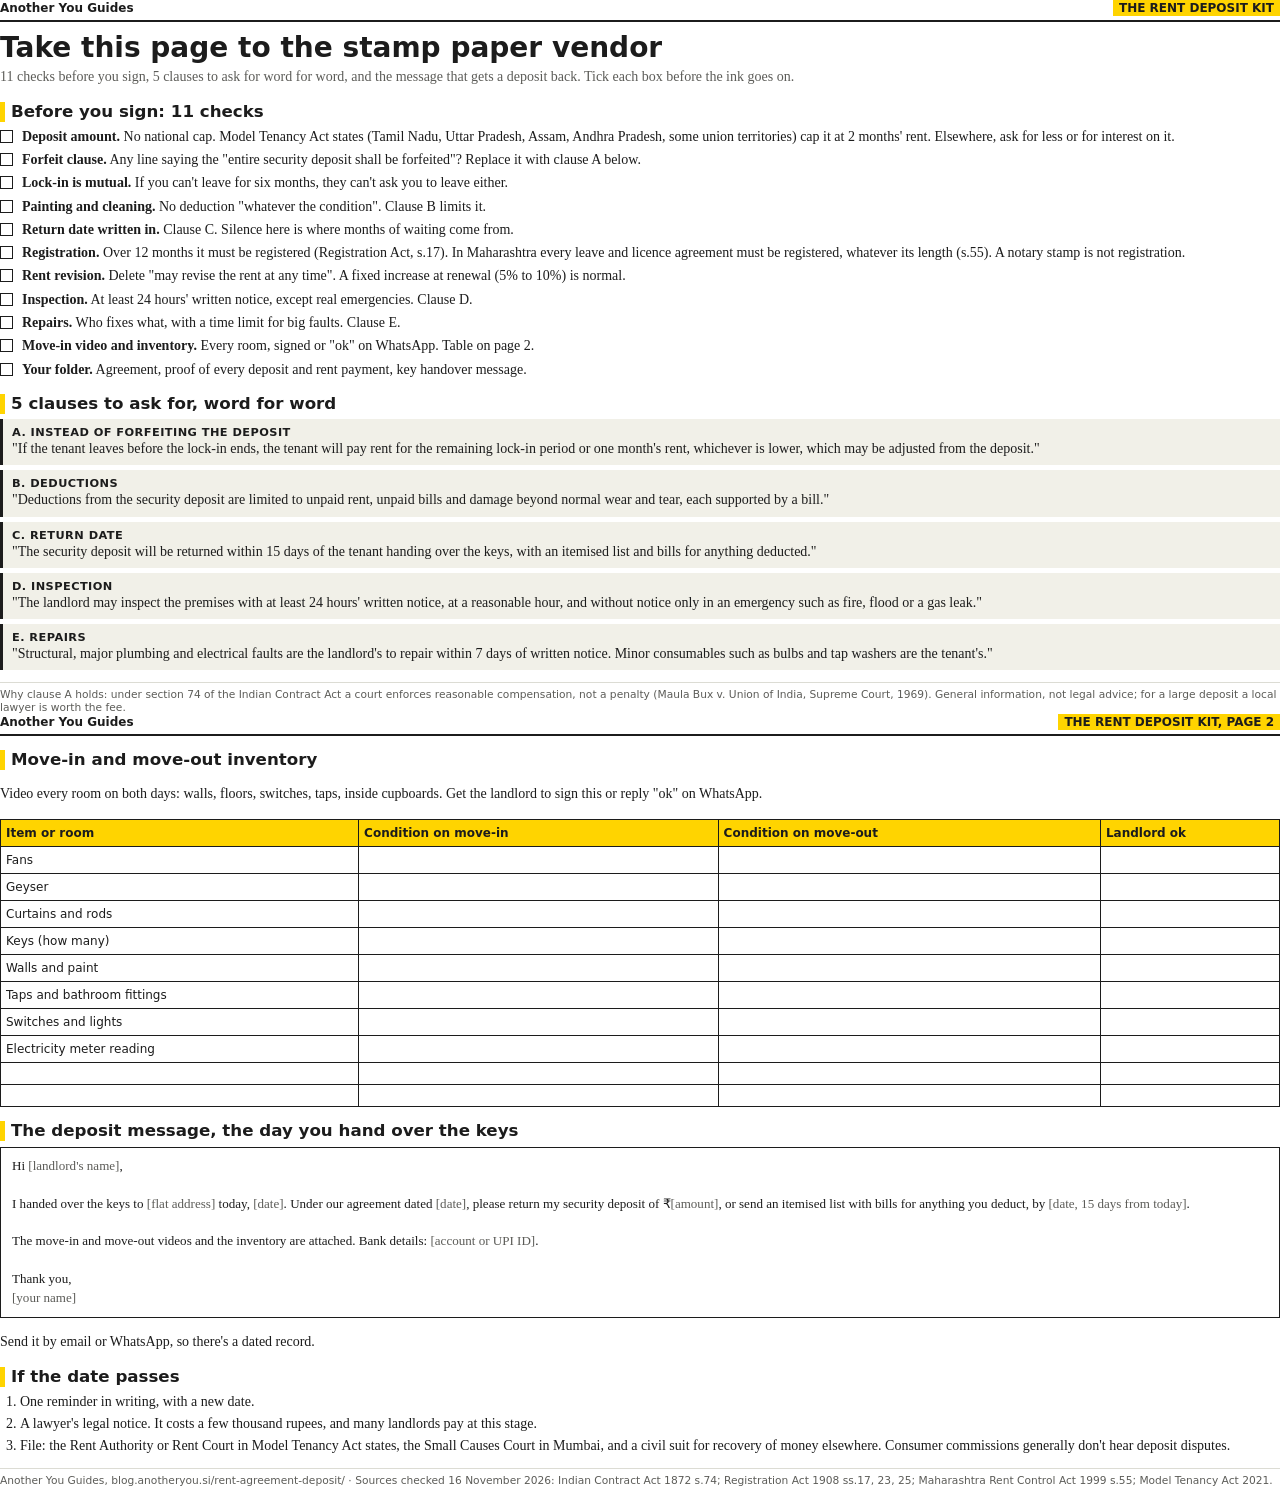
<file: kits-src/deposit.html>
<!doctype html><html lang="en-IN"><head><meta charset="utf-8"><title>The Rent Deposit Kit</title><link rel="stylesheet" href="kit.css"></head><body>
<div class="page">
<div class="top"><span>Another You Guides</span><span class="tag">THE RENT DEPOSIT KIT</span></div>
<h1>Take this page to the stamp paper vendor</h1>
<p class="dek">11 checks before you sign, 5 clauses to ask for word for word, and the message that gets a deposit back. Tick each box before the ink goes on.</p>

<h2>Before you sign: 11 checks</h2>
<ul class="tick">
<li><b>Deposit amount.</b> No national cap. Model Tenancy Act states (Tamil Nadu, Uttar Pradesh, Assam, Andhra Pradesh, some union territories) cap it at 2 months' rent. Elsewhere, ask for less or for interest on it.</li>
<li><b>Forfeit clause.</b> Any line saying the "entire security deposit shall be forfeited"? Replace it with clause A below.</li>
<li><b>Lock-in is mutual.</b> If you can't leave for six months, they can't ask you to leave either.</li>
<li><b>Painting and cleaning.</b> No deduction "whatever the condition". Clause B limits it.</li>
<li><b>Return date written in.</b> Clause C. Silence here is where months of waiting come from.</li>
<li><b>Registration.</b> Over 12 months it must be registered (Registration Act, s.17). In Maharashtra every leave and licence agreement must be registered, whatever its length (s.55). A notary stamp is not registration.</li>
<li><b>Rent revision.</b> Delete "may revise the rent at any time". A fixed increase at renewal (5% to 10%) is normal.</li>
<li><b>Inspection.</b> At least 24 hours' written notice, except real emergencies. Clause D.</li>
<li><b>Repairs.</b> Who fixes what, with a time limit for big faults. Clause E.</li>
<li><b>Move-in video and inventory.</b> Every room, signed or "ok" on WhatsApp. Table on page 2.</li>
<li><b>Your folder.</b> Agreement, proof of every deposit and rent payment, key handover message.</li>
</ul>

<h2>5 clauses to ask for, word for word</h2>
<div class="clause"><b>A. Instead of forfeiting the deposit</b>"If the tenant leaves before the lock-in ends, the tenant will pay rent for the remaining lock-in period or one month's rent, whichever is lower, which may be adjusted from the deposit."</div>
<div class="clause"><b>B. Deductions</b>"Deductions from the security deposit are limited to unpaid rent, unpaid bills and damage beyond normal wear and tear, each supported by a bill."</div>
<div class="clause"><b>C. Return date</b>"The security deposit will be returned within 15 days of the tenant handing over the keys, with an itemised list and bills for anything deducted."</div>
<div class="clause"><b>D. Inspection</b>"The landlord may inspect the premises with at least 24 hours' written notice, at a reasonable hour, and without notice only in an emergency such as fire, flood or a gas leak."</div>
<div class="clause"><b>E. Repairs</b>"Structural, major plumbing and electrical faults are the landlord's to repair within 7 days of written notice. Minor consumables such as bulbs and tap washers are the tenant's."</div>
<div class="foot">Why clause A holds: under section 74 of the Indian Contract Act a court enforces reasonable compensation, not a penalty (Maula Bux v. Union of India, Supreme Court, 1969). General information, not legal advice; for a large deposit a local lawyer is worth the fee.</div>
</div>

<div class="page">
<div class="top"><span>Another You Guides</span><span class="tag">THE RENT DEPOSIT KIT, PAGE 2</span></div>
<h2>Move-in and move-out inventory</h2>
<p>Video every room on both days: walls, floors, switches, taps, inside cupboards. Get the landlord to sign this or reply "ok" on WhatsApp.</p>
<table>
<tr><th style="width:28%">Item or room</th><th>Condition on move-in</th><th>Condition on move-out</th><th style="width:14%">Landlord ok</th></tr>
<tr><td>Fans</td><td></td><td></td><td></td></tr>
<tr><td>Geyser</td><td></td><td></td><td></td></tr>
<tr><td>Curtains and rods</td><td></td><td></td><td></td></tr>
<tr><td>Keys (how many)</td><td></td><td></td><td></td></tr>
<tr><td>Walls and paint</td><td></td><td></td><td></td></tr>
<tr><td>Taps and bathroom fittings</td><td></td><td></td><td></td></tr>
<tr><td>Switches and lights</td><td></td><td></td><td></td></tr>
<tr><td>Electricity meter reading</td><td></td><td></td><td></td></tr>
<tr><td></td><td></td><td></td><td></td></tr>
<tr><td></td><td></td><td></td><td></td></tr>
</table>

<h2>The deposit message, the day you hand over the keys</h2>
<div class="letter">Hi <span class="fill">[landlord's name]</span>,

I handed over the keys to <span class="fill">[flat address]</span> today, <span class="fill">[date]</span>. Under our agreement dated <span class="fill">[date]</span>, please return my security deposit of ₹<span class="fill">[amount]</span>, or send an itemised list with bills for anything you deduct, by <span class="fill">[date, 15 days from today]</span>.

The move-in and move-out videos and the inventory are attached. Bank details: <span class="fill">[account or UPI ID]</span>.

Thank you,
<span class="fill">[your name]</span></div>
<p>Send it by email or WhatsApp, so there's a dated record.</p>

<h2>If the date passes</h2>
<ol>
<li>One reminder in writing, with a new date.</li>
<li>A lawyer's legal notice. It costs a few thousand rupees, and many landlords pay at this stage.</li>
<li>File: the Rent Authority or Rent Court in Model Tenancy Act states, the Small Causes Court in Mumbai, and a civil suit for recovery of money elsewhere. Consumer commissions generally don't hear deposit disputes.</li>
</ol>
<div class="foot">Another You Guides, blog.anotheryou.si/rent-agreement-deposit/ · Sources checked 16 November 2026: Indian Contract Act 1872 s.74; Registration Act 1908 ss.17, 23, 25; Maharashtra Rent Control Act 1999 s.55; Model Tenancy Act 2021.</div>
</div>
</body></html>
</file>
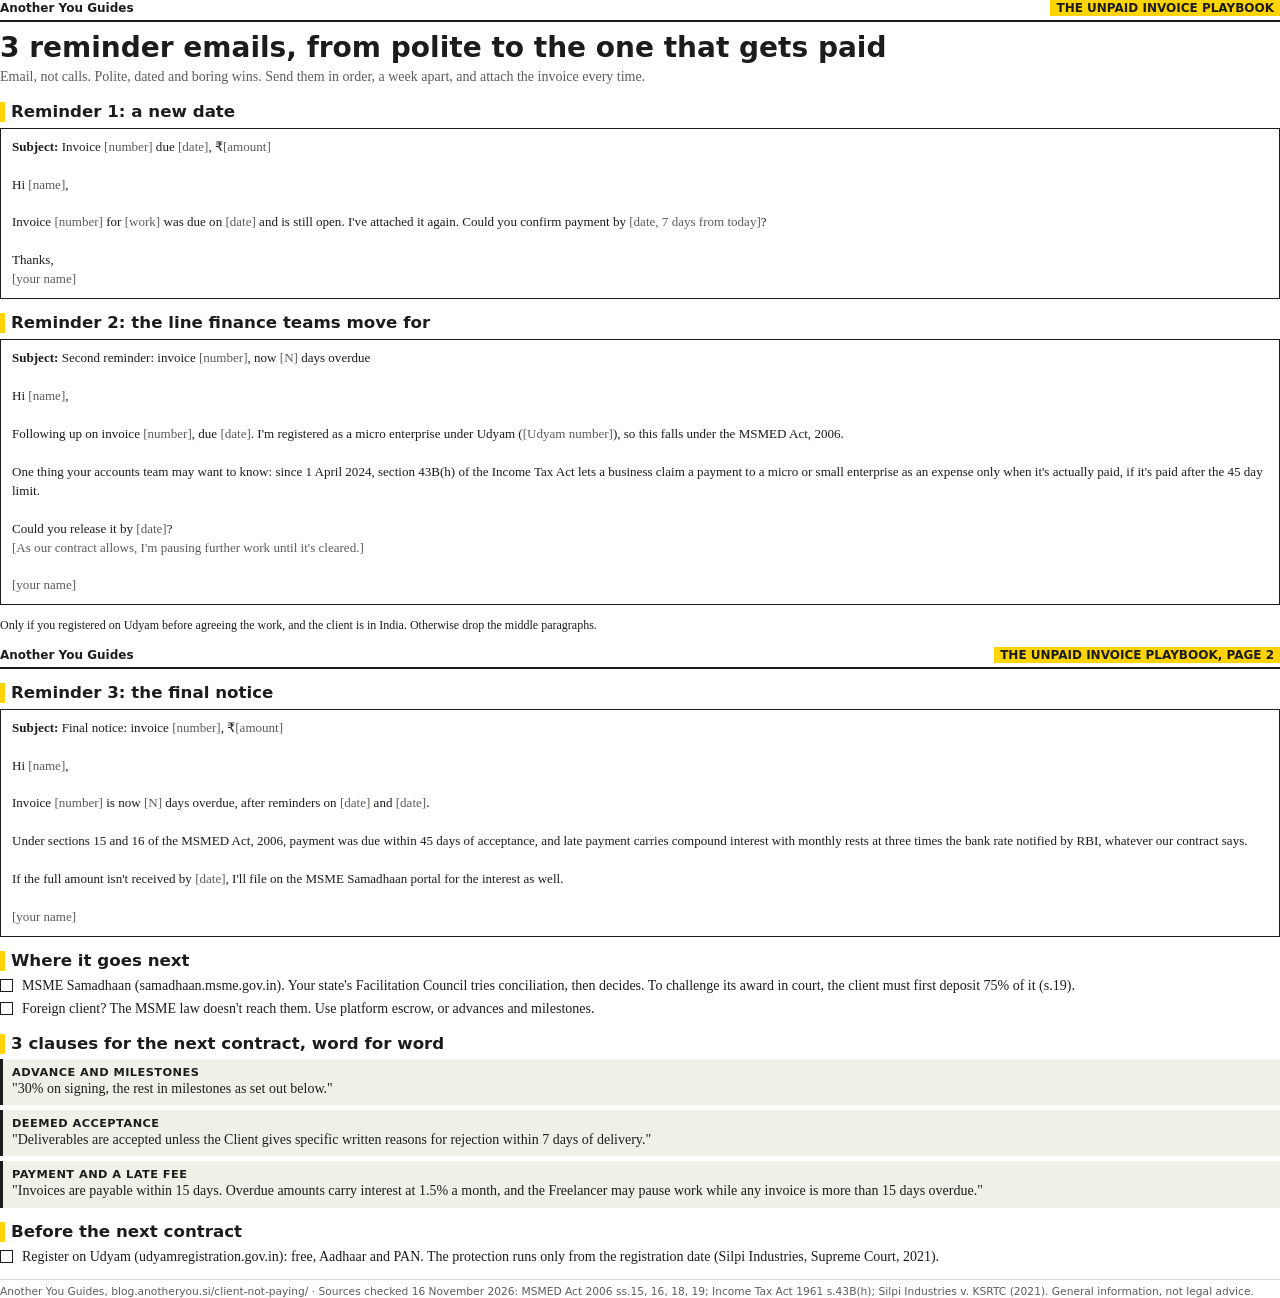
<file: kits-src/invoice.html>
<!doctype html><html lang="en-IN"><head><meta charset="utf-8"><title>The Unpaid Invoice Playbook</title><link rel="stylesheet" href="kit.css"></head><body>
<div class="page">
<div class="top"><span>Another You Guides</span><span class="tag">THE UNPAID INVOICE PLAYBOOK</span></div>
<h1>3 reminder emails, from polite to the one that gets paid</h1>
<p class="dek">Email, not calls. Polite, dated and boring wins. Send them in order, a week apart, and attach the invoice every time.</p>

<h2>Reminder 1: a new date</h2>
<div class="letter"><b>Subject:</b> Invoice <span class="fill">[number]</span> due <span class="fill">[date]</span>, ₹<span class="fill">[amount]</span>

Hi <span class="fill">[name]</span>,

Invoice <span class="fill">[number]</span> for <span class="fill">[work]</span> was due on <span class="fill">[date]</span> and is still open. I've attached it again. Could you confirm payment by <span class="fill">[date, 7 days from today]</span>?

Thanks,
<span class="fill">[your name]</span></div>

<h2>Reminder 2: the line finance teams move for</h2>
<div class="letter"><b>Subject:</b> Second reminder: invoice <span class="fill">[number]</span>, now <span class="fill">[N]</span> days overdue

Hi <span class="fill">[name]</span>,

Following up on invoice <span class="fill">[number]</span>, due <span class="fill">[date]</span>. I'm registered as a micro enterprise under Udyam (<span class="fill">[Udyam number]</span>), so this falls under the MSMED Act, 2006.

One thing your accounts team may want to know: since 1 April 2024, section 43B(h) of the Income Tax Act lets a business claim a payment to a micro or small enterprise as an expense only when it's actually paid, if it's paid after the 45 day limit.

Could you release it by <span class="fill">[date]</span>?
<span class="fill">[As our contract allows, I'm pausing further work until it's cleared.]</span>

<span class="fill">[your name]</span></div>
<p style="font-size:9pt">Only if you registered on Udyam before agreeing the work, and the client is in India. Otherwise drop the middle paragraphs.</p>
</div>

<div class="page">
<div class="top"><span>Another You Guides</span><span class="tag">THE UNPAID INVOICE PLAYBOOK, PAGE 2</span></div>
<h2>Reminder 3: the final notice</h2>
<div class="letter"><b>Subject:</b> Final notice: invoice <span class="fill">[number]</span>, ₹<span class="fill">[amount]</span>

Hi <span class="fill">[name]</span>,

Invoice <span class="fill">[number]</span> is now <span class="fill">[N]</span> days overdue, after reminders on <span class="fill">[date]</span> and <span class="fill">[date]</span>.

Under sections 15 and 16 of the MSMED Act, 2006, payment was due within 45 days of acceptance, and late payment carries compound interest with monthly rests at three times the bank rate notified by RBI, whatever our contract says.

If the full amount isn't received by <span class="fill">[date]</span>, I'll file on the MSME Samadhaan portal for the interest as well.

<span class="fill">[your name]</span></div>

<h2>Where it goes next</h2>
<ul class="tick">
<li>MSME Samadhaan (samadhaan.msme.gov.in). Your state's Facilitation Council tries conciliation, then decides. To challenge its award in court, the client must first deposit 75% of it (s.19).</li>
<li>Foreign client? The MSME law doesn't reach them. Use platform escrow, or advances and milestones.</li>
</ul>

<h2>3 clauses for the next contract, word for word</h2>
<div class="clause"><b>Advance and milestones</b>"30% on signing, the rest in milestones as set out below."</div>
<div class="clause"><b>Deemed acceptance</b>"Deliverables are accepted unless the Client gives specific written reasons for rejection within 7 days of delivery."</div>
<div class="clause"><b>Payment and a late fee</b>"Invoices are payable within 15 days. Overdue amounts carry interest at 1.5% a month, and the Freelancer may pause work while any invoice is more than 15 days overdue."</div>

<h2>Before the next contract</h2>
<ul class="tick">
<li>Register on Udyam (udyamregistration.gov.in): free, Aadhaar and PAN. The protection runs only from the registration date (Silpi Industries, Supreme Court, 2021).</li>
</ul>
<div class="foot">Another You Guides, blog.anotheryou.si/client-not-paying/ · Sources checked 16 November 2026: MSMED Act 2006 ss.15, 16, 18, 19; Income Tax Act 1961 s.43B(h); Silpi Industries v. KSRTC (2021). General information, not legal advice.</div>
</div>
</body></html>
</file>
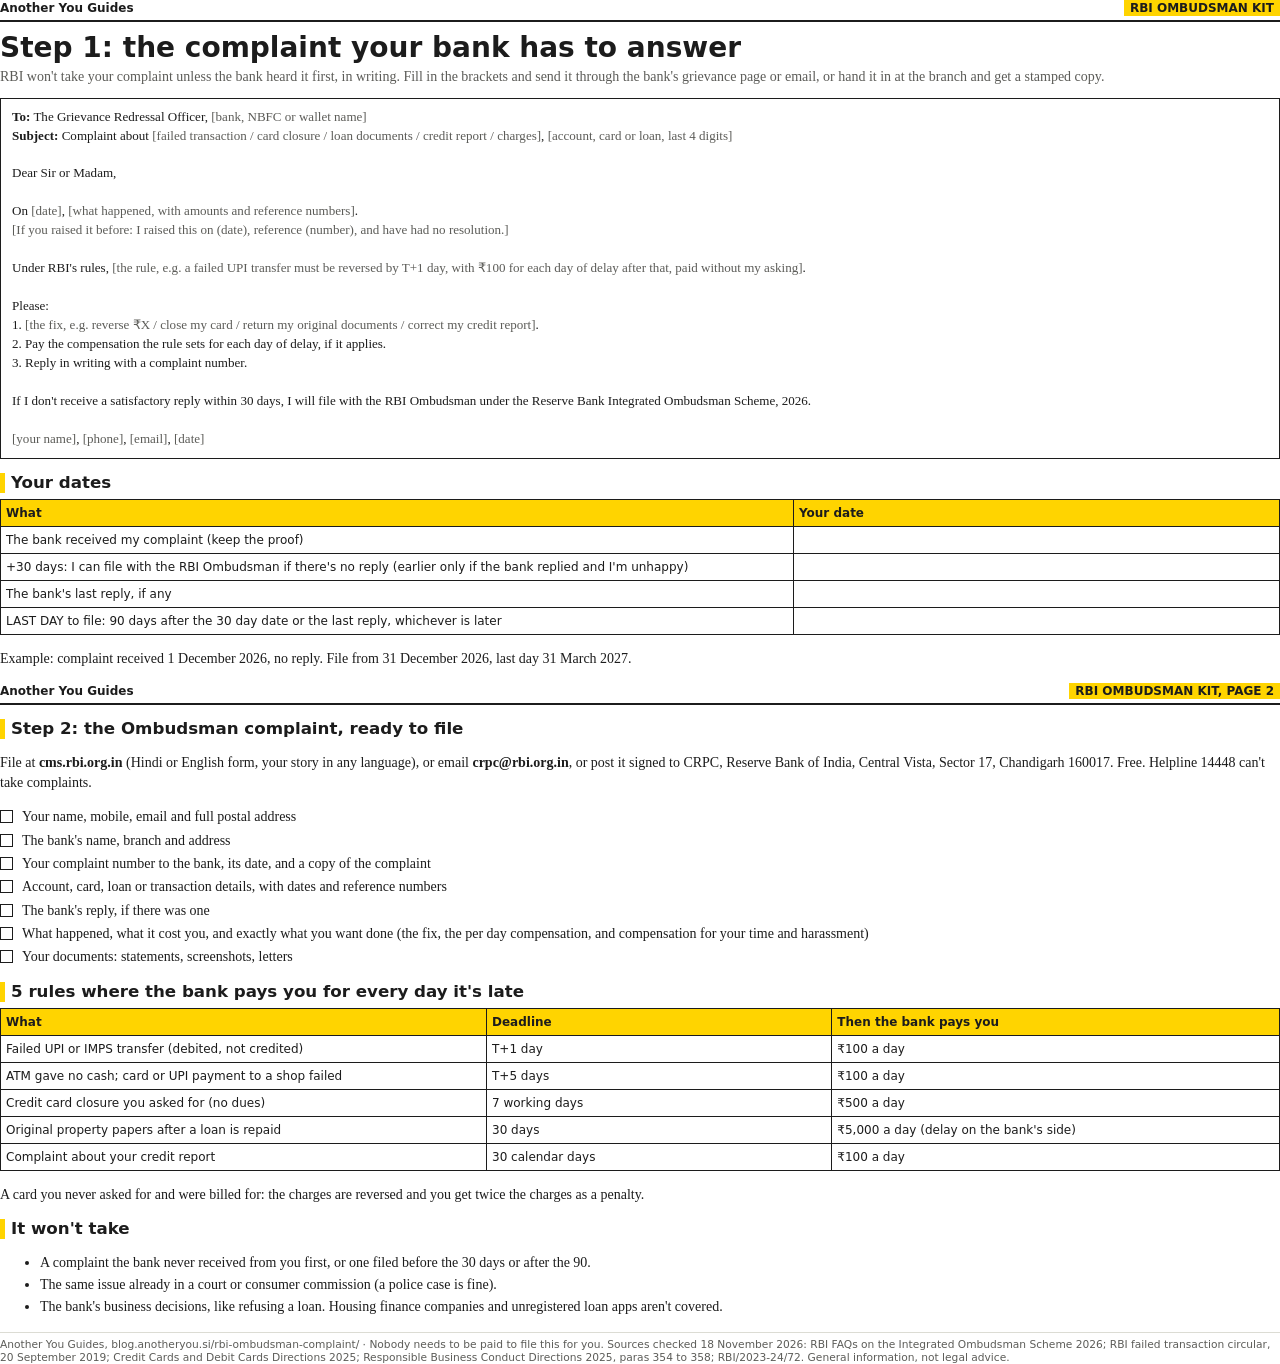
<file: kits-src/ombudsman.html>
<!doctype html><html lang="en-IN"><head><meta charset="utf-8"><title>The RBI Ombudsman Kit</title><link rel="stylesheet" href="kit.css"></head><body>
<div class="page">
<div class="top"><span>Another You Guides</span><span class="tag">RBI OMBUDSMAN KIT</span></div>
<h1>Step 1: the complaint your bank has to answer</h1>
<p class="dek">RBI won't take your complaint unless the bank heard it first, in writing. Fill in the brackets and send it through the bank's grievance page or email, or hand it in at the branch and get a stamped copy.</p>
<div class="letter"><b>To:</b> The Grievance Redressal Officer, <span class="fill">[bank, NBFC or wallet name]</span>
<b>Subject:</b> Complaint about <span class="fill">[failed transaction / card closure / loan documents / credit report / charges]</span>, <span class="fill">[account, card or loan, last 4 digits]</span>

Dear Sir or Madam,

On <span class="fill">[date]</span>, <span class="fill">[what happened, with amounts and reference numbers]</span>.
<span class="fill">[If you raised it before: I raised this on (date), reference (number), and have had no resolution.]</span>

Under RBI's rules, <span class="fill">[the rule, e.g. a failed UPI transfer must be reversed by T+1 day, with ₹100 for each day of delay after that, paid without my asking]</span>.

Please:
1. <span class="fill">[the fix, e.g. reverse ₹X / close my card / return my original documents / correct my credit report]</span>.
2. Pay the compensation the rule sets for each day of delay, if it applies.
3. Reply in writing with a complaint number.

If I don't receive a satisfactory reply within 30 days, I will file with the RBI Ombudsman under the Reserve Bank Integrated Ombudsman Scheme, 2026.

<span class="fill">[your name]</span>, <span class="fill">[phone]</span>, <span class="fill">[email]</span>, <span class="fill">[date]</span></div>
<h2>Your dates</h2>
<table>
<tr><th style="width:62%">What</th><th>Your date</th></tr>
<tr><td>The bank received my complaint (keep the proof)</td><td></td></tr>
<tr><td>+30 days: I can file with the RBI Ombudsman if there's no reply (earlier only if the bank replied and I'm unhappy)</td><td></td></tr>
<tr><td>The bank's last reply, if any</td><td></td></tr>
<tr><td>LAST DAY to file: 90 days after the 30 day date or the last reply, whichever is later</td><td></td></tr>
</table>
<p>Example: complaint received 1 December 2026, no reply. File from 31 December 2026, last day 31 March 2027.</p>
</div>

<div class="page">
<div class="top"><span>Another You Guides</span><span class="tag">RBI OMBUDSMAN KIT, PAGE 2</span></div>
<h2>Step 2: the Ombudsman complaint, ready to file</h2>
<p>File at <b>cms.rbi.org.in</b> (Hindi or English form, your story in any language), or email <b>crpc@rbi.org.in</b>, or post it signed to CRPC, Reserve Bank of India, Central Vista, Sector 17, Chandigarh 160017. Free. Helpline 14448 can't take complaints.</p>
<ul class="tick">
<li>Your name, mobile, email and full postal address</li>
<li>The bank's name, branch and address</li>
<li>Your complaint number to the bank, its date, and a copy of the complaint</li>
<li>Account, card, loan or transaction details, with dates and reference numbers</li>
<li>The bank's reply, if there was one</li>
<li>What happened, what it cost you, and exactly what you want done (the fix, the per day compensation, and compensation for your time and harassment)</li>
<li>Your documents: statements, screenshots, letters</li>
</ul>
<h2>5 rules where the bank pays you for every day it's late</h2>
<table>
<tr><th style="width:38%">What</th><th style="width:27%">Deadline</th><th>Then the bank pays you</th></tr>
<tr><td>Failed UPI or IMPS transfer (debited, not credited)</td><td>T+1 day</td><td>₹100 a day</td></tr>
<tr><td>ATM gave no cash; card or UPI payment to a shop failed</td><td>T+5 days</td><td>₹100 a day</td></tr>
<tr><td>Credit card closure you asked for (no dues)</td><td>7 working days</td><td>₹500 a day</td></tr>
<tr><td>Original property papers after a loan is repaid</td><td>30 days</td><td>₹5,000 a day (delay on the bank's side)</td></tr>
<tr><td>Complaint about your credit report</td><td>30 calendar days</td><td>₹100 a day</td></tr>
</table>
<p>A card you never asked for and were billed for: the charges are reversed and you get twice the charges as a penalty.</p>
<h2>It won't take</h2>
<ul>
<li>A complaint the bank never received from you first, or one filed before the 30 days or after the 90.</li>
<li>The same issue already in a court or consumer commission (a police case is fine).</li>
<li>The bank's business decisions, like refusing a loan. Housing finance companies and unregistered loan apps aren't covered.</li>
</ul>
<div class="foot">Another You Guides, blog.anotheryou.si/rbi-ombudsman-complaint/ · Nobody needs to be paid to file this for you. Sources checked 18 November 2026: RBI FAQs on the Integrated Ombudsman Scheme 2026; RBI failed transaction circular, 20 September 2019; Credit Cards and Debit Cards Directions 2025; Responsible Business Conduct Directions 2025, paras 354 to 358; RBI/2023-24/72. General information, not legal advice.</div>
</div>
</body></html>
</file>
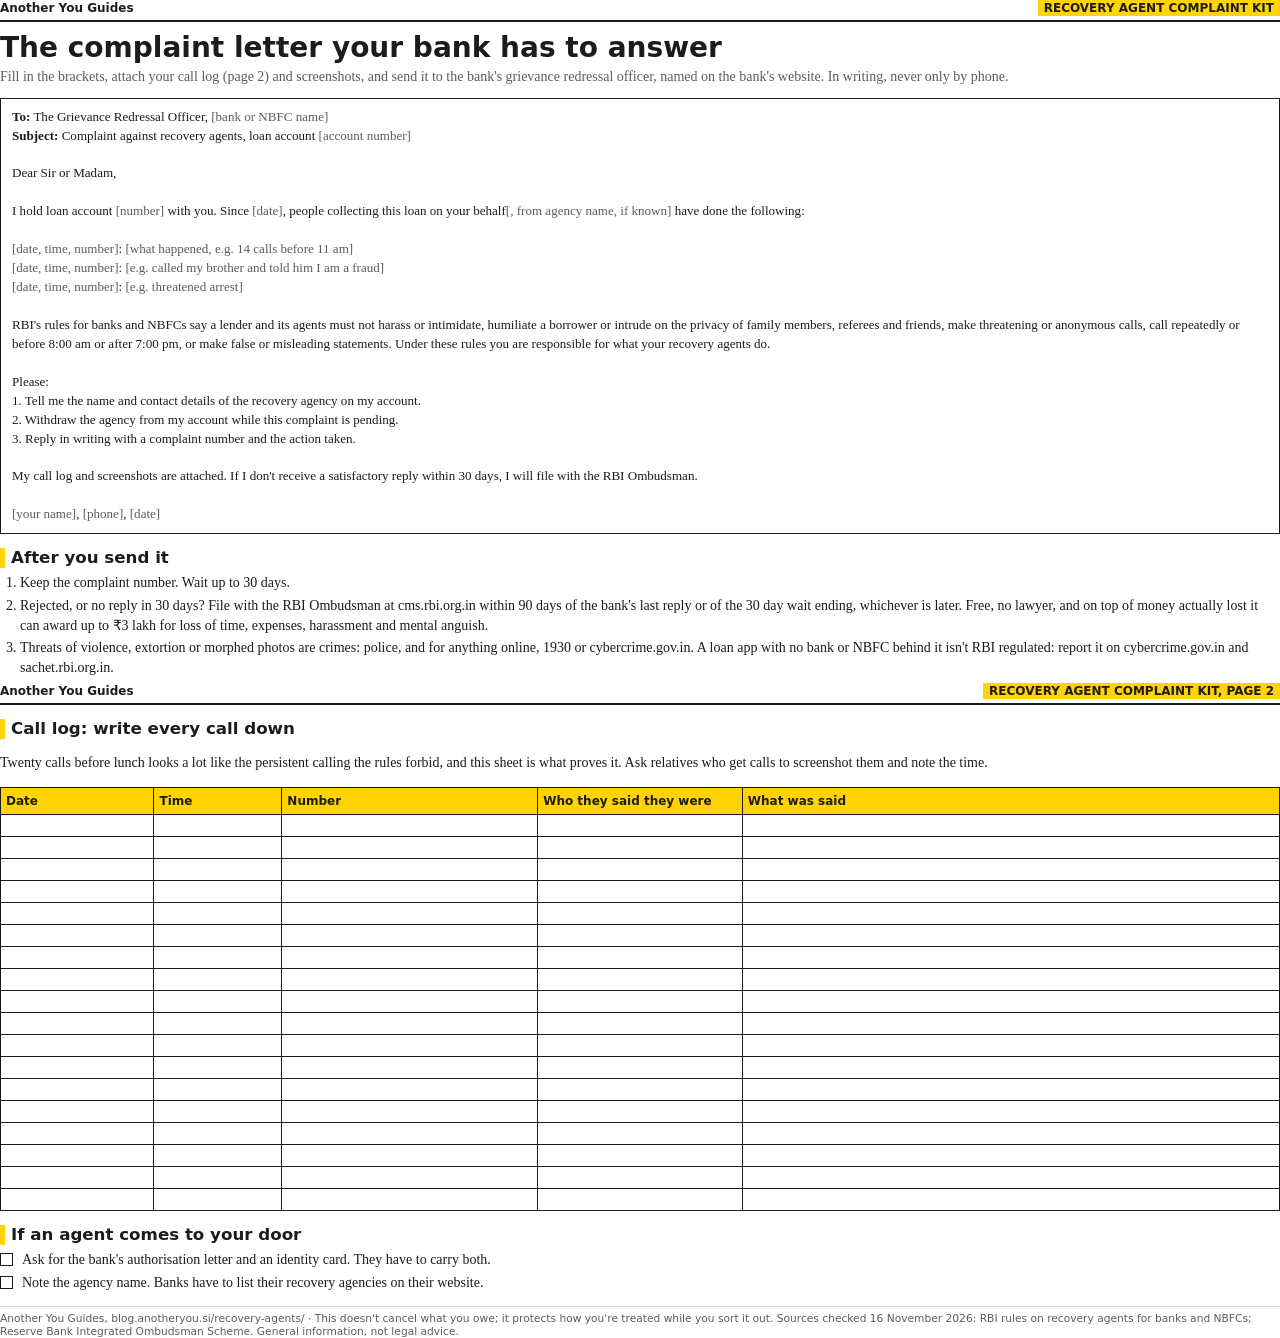
<file: kits-src/recovery.html>
<!doctype html><html lang="en-IN"><head><meta charset="utf-8"><title>The Recovery Agent Complaint Kit</title><link rel="stylesheet" href="kit.css"></head><body>
<div class="page">
<div class="top"><span>Another You Guides</span><span class="tag">RECOVERY AGENT COMPLAINT KIT</span></div>
<h1>The complaint letter your bank has to answer</h1>
<p class="dek">Fill in the brackets, attach your call log (page 2) and screenshots, and send it to the bank's grievance redressal officer, named on the bank's website. In writing, never only by phone.</p>
<div class="letter"><b>To:</b> The Grievance Redressal Officer, <span class="fill">[bank or NBFC name]</span>
<b>Subject:</b> Complaint against recovery agents, loan account <span class="fill">[account number]</span>

Dear Sir or Madam,

I hold loan account <span class="fill">[number]</span> with you. Since <span class="fill">[date]</span>, people collecting this loan on your behalf<span class="fill">[, from agency name, if known]</span> have done the following:

<span class="fill">[date, time, number]</span>: <span class="fill">[what happened, e.g. 14 calls before 11 am]</span>
<span class="fill">[date, time, number]</span>: <span class="fill">[e.g. called my brother and told him I am a fraud]</span>
<span class="fill">[date, time, number]</span>: <span class="fill">[e.g. threatened arrest]</span>

RBI's rules for banks and NBFCs say a lender and its agents must not harass or intimidate, humiliate a borrower or intrude on the privacy of family members, referees and friends, make threatening or anonymous calls, call repeatedly or before 8:00 am or after 7:00 pm, or make false or misleading statements. Under these rules you are responsible for what your recovery agents do.

Please:
1. Tell me the name and contact details of the recovery agency on my account.
2. Withdraw the agency from my account while this complaint is pending.
3. Reply in writing with a complaint number and the action taken.

My call log and screenshots are attached. If I don't receive a satisfactory reply within 30 days, I will file with the RBI Ombudsman.

<span class="fill">[your name]</span>, <span class="fill">[phone]</span>, <span class="fill">[date]</span></div>

<h2>After you send it</h2>
<ol>
<li>Keep the complaint number. Wait up to 30 days.</li>
<li>Rejected, or no reply in 30 days? File with the RBI Ombudsman at cms.rbi.org.in within 90 days of the bank's last reply or of the 30 day wait ending, whichever is later. Free, no lawyer, and on top of money actually lost it can award up to ₹3 lakh for loss of time, expenses, harassment and mental anguish.</li>
<li>Threats of violence, extortion or morphed photos are crimes: police, and for anything online, 1930 or cybercrime.gov.in. A loan app with no bank or NBFC behind it isn't RBI regulated: report it on cybercrime.gov.in and sachet.rbi.org.in.</li>
</ol>
</div>

<div class="page">
<div class="top"><span>Another You Guides</span><span class="tag">RECOVERY AGENT COMPLAINT KIT, PAGE 2</span></div>
<h2>Call log: write every call down</h2>
<p>Twenty calls before lunch looks a lot like the persistent calling the rules forbid, and this sheet is what proves it. Ask relatives who get calls to screenshot them and note the time.</p>
<table>
<tr><th style="width:12%">Date</th><th style="width:10%">Time</th><th style="width:20%">Number</th><th style="width:16%">Who they said they were</th><th>What was said</th></tr>
<tr><td></td><td></td><td></td><td></td><td></td></tr><tr><td></td><td></td><td></td><td></td><td></td></tr>
<tr><td></td><td></td><td></td><td></td><td></td></tr><tr><td></td><td></td><td></td><td></td><td></td></tr>
<tr><td></td><td></td><td></td><td></td><td></td></tr><tr><td></td><td></td><td></td><td></td><td></td></tr>
<tr><td></td><td></td><td></td><td></td><td></td></tr><tr><td></td><td></td><td></td><td></td><td></td></tr>
<tr><td></td><td></td><td></td><td></td><td></td></tr><tr><td></td><td></td><td></td><td></td><td></td></tr>
<tr><td></td><td></td><td></td><td></td><td></td></tr><tr><td></td><td></td><td></td><td></td><td></td></tr>
<tr><td></td><td></td><td></td><td></td><td></td></tr><tr><td></td><td></td><td></td><td></td><td></td></tr>
<tr><td></td><td></td><td></td><td></td><td></td></tr><tr><td></td><td></td><td></td><td></td><td></td></tr>
<tr><td></td><td></td><td></td><td></td><td></td></tr><tr><td></td><td></td><td></td><td></td><td></td></tr>
</table>
<h2>If an agent comes to your door</h2>
<ul class="tick">
<li>Ask for the bank's authorisation letter and an identity card. They have to carry both.</li>
<li>Note the agency name. Banks have to list their recovery agencies on their website.</li>
</ul>
<div class="foot">Another You Guides, blog.anotheryou.si/recovery-agents/ · This doesn't cancel what you owe; it protects how you're treated while you sort it out. Sources checked 16 November 2026: RBI rules on recovery agents for banks and NBFCs; Reserve Bank Integrated Ombudsman Scheme. General information, not legal advice.</div>
</div>
</body></html>
</file>
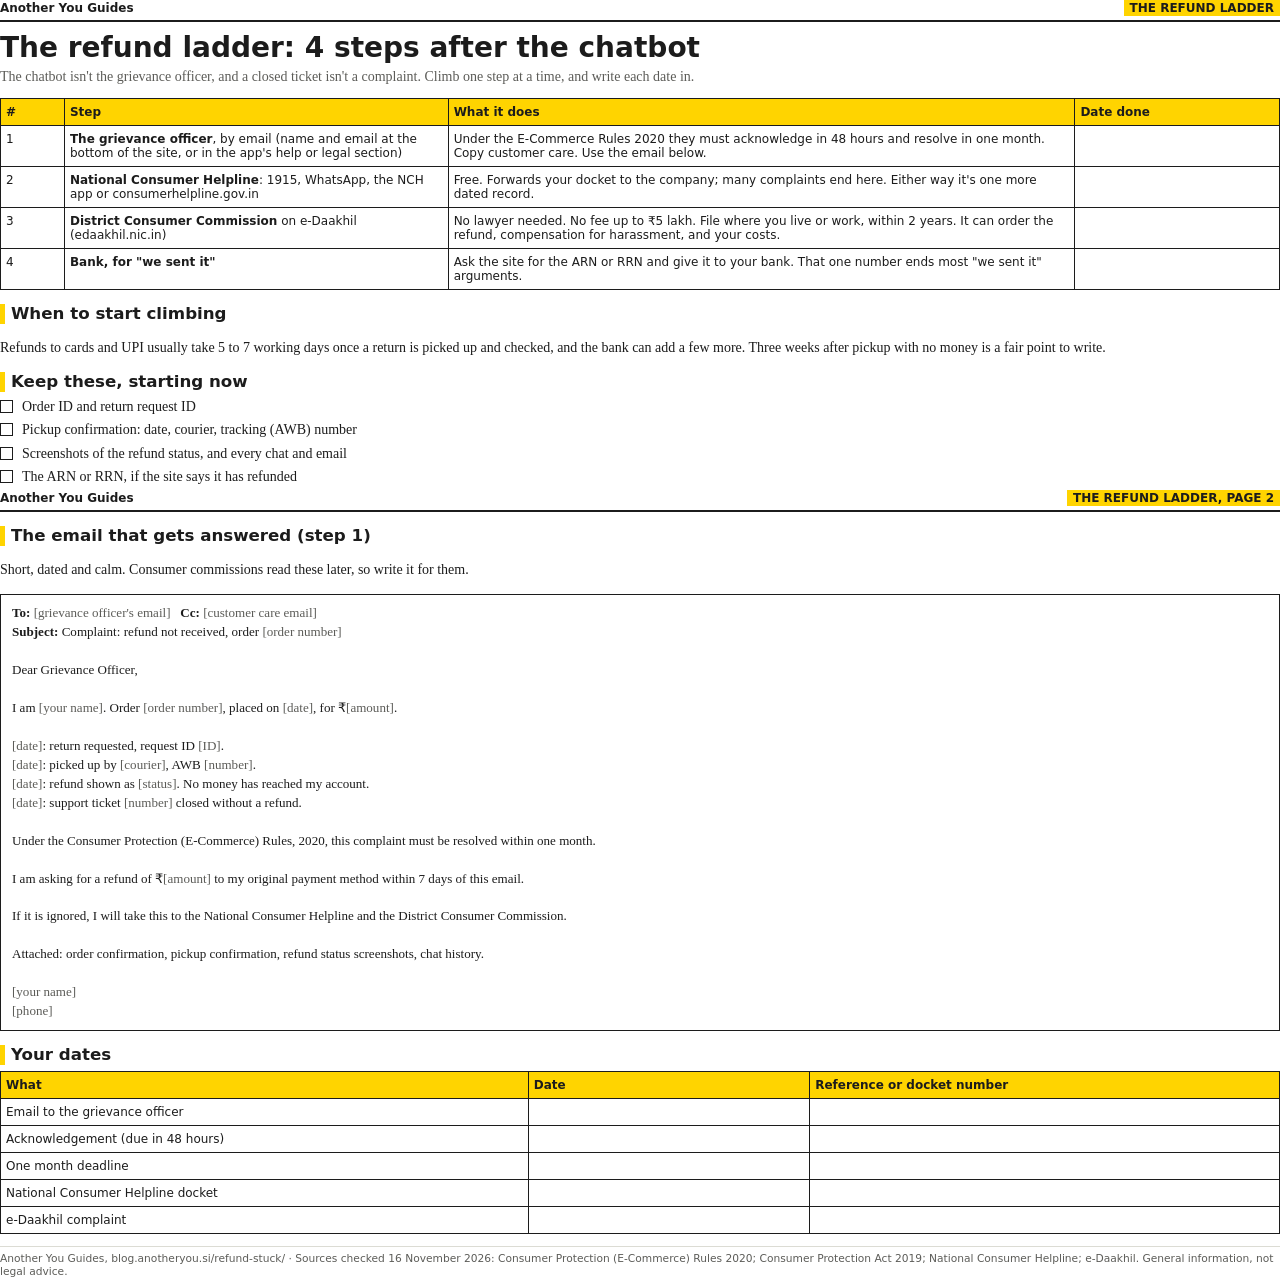
<file: kits-src/refund.html>
<!doctype html><html lang="en-IN"><head><meta charset="utf-8"><title>The Refund Ladder</title><link rel="stylesheet" href="kit.css"></head><body>
<div class="page">
<div class="top"><span>Another You Guides</span><span class="tag">THE REFUND LADDER</span></div>
<h1>The refund ladder: 4 steps after the chatbot</h1>
<p class="dek">The chatbot isn't the grievance officer, and a closed ticket isn't a complaint. Climb one step at a time, and write each date in.</p>

<table>
<tr><th style="width:5%">#</th><th style="width:30%">Step</th><th>What it does</th><th style="width:16%">Date done</th></tr>
<tr><td>1</td><td><b>The grievance officer</b>, by email (name and email at the bottom of the site, or in the app's help or legal section)</td><td>Under the E-Commerce Rules 2020 they must acknowledge in 48 hours and resolve in one month. Copy customer care. Use the email below.</td><td></td></tr>
<tr><td>2</td><td><b>National Consumer Helpline</b>: 1915, WhatsApp, the NCH app or consumerhelpline.gov.in</td><td>Free. Forwards your docket to the company; many complaints end here. Either way it's one more dated record.</td><td></td></tr>
<tr><td>3</td><td><b>District Consumer Commission</b> on e-Daakhil (edaakhil.nic.in)</td><td>No lawyer needed. No fee up to ₹5 lakh. File where you live or work, within 2 years. It can order the refund, compensation for harassment, and your costs.</td><td></td></tr>
<tr><td>4</td><td><b>Bank, for "we sent it"</b></td><td>Ask the site for the ARN or RRN and give it to your bank. That one number ends most "we sent it" arguments.</td><td></td></tr>
</table>

<h2>When to start climbing</h2>
<p>Refunds to cards and UPI usually take 5 to 7 working days once a return is picked up and checked, and the bank can add a few more. Three weeks after pickup with no money is a fair point to write.</p>

<h2>Keep these, starting now</h2>
<ul class="tick">
<li>Order ID and return request ID</li>
<li>Pickup confirmation: date, courier, tracking (AWB) number</li>
<li>Screenshots of the refund status, and every chat and email</li>
<li>The ARN or RRN, if the site says it has refunded</li>
</ul>
</div>

<div class="page">
<div class="top"><span>Another You Guides</span><span class="tag">THE REFUND LADDER, PAGE 2</span></div>
<h2>The email that gets answered (step 1)</h2>
<p>Short, dated and calm. Consumer commissions read these later, so write it for them.</p>
<div class="letter"><b>To:</b> <span class="fill">[grievance officer's email]</span>   <b>Cc:</b> <span class="fill">[customer care email]</span>
<b>Subject:</b> Complaint: refund not received, order <span class="fill">[order number]</span>

Dear Grievance Officer,

I am <span class="fill">[your name]</span>. Order <span class="fill">[order number]</span>, placed on <span class="fill">[date]</span>, for ₹<span class="fill">[amount]</span>.

<span class="fill">[date]</span>: return requested, request ID <span class="fill">[ID]</span>.
<span class="fill">[date]</span>: picked up by <span class="fill">[courier]</span>, AWB <span class="fill">[number]</span>.
<span class="fill">[date]</span>: refund shown as <span class="fill">[status]</span>. No money has reached my account.
<span class="fill">[date]</span>: support ticket <span class="fill">[number]</span> closed without a refund.

Under the Consumer Protection (E-Commerce) Rules, 2020, this complaint must be resolved within one month.

I am asking for a refund of ₹<span class="fill">[amount]</span> to my original payment method within 7 days of this email.

If it is ignored, I will take this to the National Consumer Helpline and the District Consumer Commission.

Attached: order confirmation, pickup confirmation, refund status screenshots, chat history.

<span class="fill">[your name]</span>
<span class="fill">[phone]</span></div>

<h2>Your dates</h2>
<table>
<tr><th>What</th><th style="width:22%">Date</th><th>Reference or docket number</th></tr>
<tr><td>Email to the grievance officer</td><td></td><td></td></tr>
<tr><td>Acknowledgement (due in 48 hours)</td><td></td><td></td></tr>
<tr><td>One month deadline</td><td></td><td></td></tr>
<tr><td>National Consumer Helpline docket</td><td></td><td></td></tr>
<tr><td>e-Daakhil complaint</td><td></td><td></td></tr>
</table>
<div class="foot">Another You Guides, blog.anotheryou.si/refund-stuck/ · Sources checked 16 November 2026: Consumer Protection (E-Commerce) Rules 2020; Consumer Protection Act 2019; National Consumer Helpline; e-Daakhil. General information, not legal advice.</div>
</div>
</body></html>
</file>
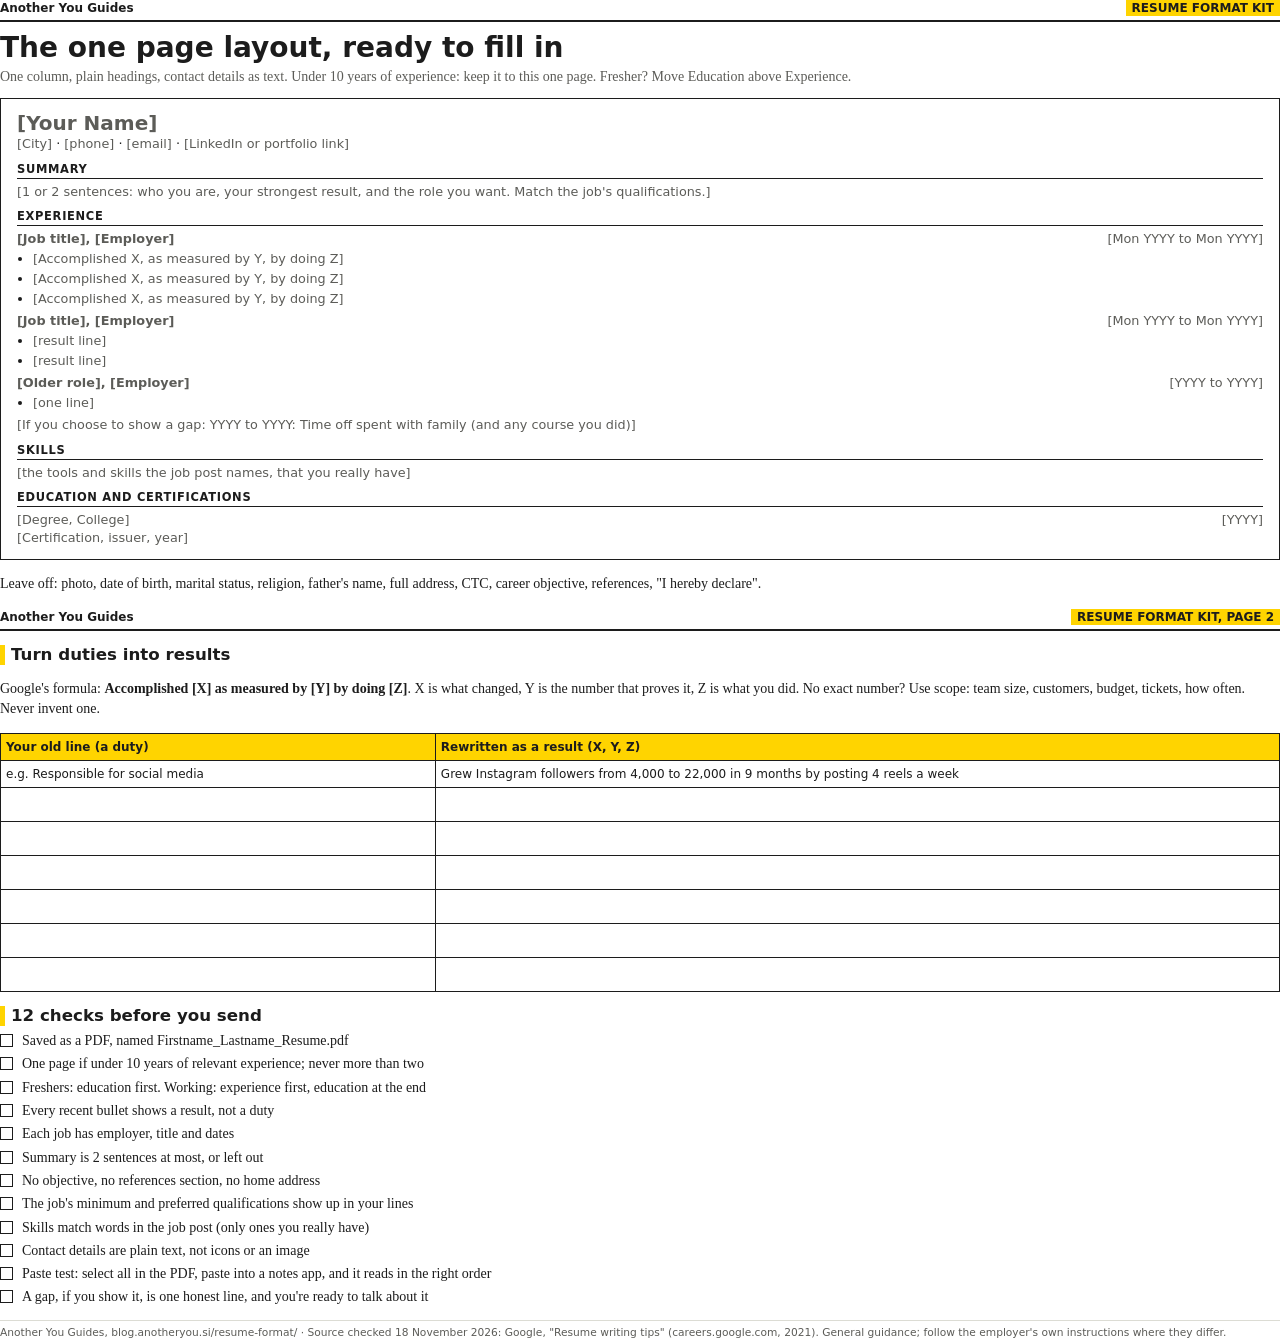
<file: kits-src/resume.html>
<!doctype html><html lang="en-IN"><head><meta charset="utf-8"><title>The Resume Format Kit</title><link rel="stylesheet" href="kit.css">
<style>.cv{border:1.5px solid #1c1c1c;padding:12px 16px;margin:6px 0;font:9.6pt/1.4 system-ui,sans-serif}.cv h3{font:800 8.6pt system-ui,sans-serif;letter-spacing:.06em;text-transform:uppercase;border-bottom:1px solid #1c1c1c;margin:9px 0 4px;padding-bottom:2px}.cv .nm{font:800 15pt system-ui,sans-serif;margin:0}.cv ul{margin:2px 0 4px;padding-left:16px}.cv .row{display:flex;justify-content:space-between}</style></head><body>
<div class="page">
<div class="top"><span>Another You Guides</span><span class="tag">RESUME FORMAT KIT</span></div>
<h1>The one page layout, ready to fill in</h1>
<p class="dek">One column, plain headings, contact details as text. Under 10 years of experience: keep it to this one page. Fresher? Move Education above Experience.</p>
<div class="cv">
<p class="nm"><span class="fill">[Your Name]</span></p>
<div><span class="fill">[City]</span> · <span class="fill">[phone]</span> · <span class="fill">[email]</span> · <span class="fill">[LinkedIn or portfolio link]</span></div>
<h3>Summary</h3>
<div><span class="fill">[1 or 2 sentences: who you are, your strongest result, and the role you want. Match the job's qualifications.]</span></div>
<h3>Experience</h3>
<div class="row"><b><span class="fill">[Job title], [Employer]</span></b><span class="fill">[Mon YYYY to Mon YYYY]</span></div>
<ul><li><span class="fill">[Accomplished X, as measured by Y, by doing Z]</span></li><li><span class="fill">[Accomplished X, as measured by Y, by doing Z]</span></li><li><span class="fill">[Accomplished X, as measured by Y, by doing Z]</span></li></ul>
<div class="row"><b><span class="fill">[Job title], [Employer]</span></b><span class="fill">[Mon YYYY to Mon YYYY]</span></div>
<ul><li><span class="fill">[result line]</span></li><li><span class="fill">[result line]</span></li></ul>
<div class="row"><b><span class="fill">[Older role], [Employer]</span></b><span class="fill">[YYYY to YYYY]</span></div>
<ul><li><span class="fill">[one line]</span></li></ul>
<div><span class="fill">[If you choose to show a gap: YYYY to YYYY: Time off spent with family (and any course you did)]</span></div>
<h3>Skills</h3>
<div><span class="fill">[the tools and skills the job post names, that you really have]</span></div>
<h3>Education and certifications</h3>
<div class="row"><span class="fill">[Degree, College]</span><span class="fill">[YYYY]</span></div>
<div><span class="fill">[Certification, issuer, year]</span></div>
</div>
<p>Leave off: photo, date of birth, marital status, religion, father's name, full address, CTC, career objective, references, "I hereby declare".</p>
</div>

<div class="page">
<div class="top"><span>Another You Guides</span><span class="tag">RESUME FORMAT KIT, PAGE 2</span></div>
<h2>Turn duties into results</h2>
<p>Google's formula: <b>Accomplished [X] as measured by [Y] by doing [Z]</b>. X is what changed, Y is the number that proves it, Z is what you did. No exact number? Use scope: team size, customers, budget, tickets, how often. Never invent one.</p>
<table>
<tr><th style="width:34%">Your old line (a duty)</th><th>Rewritten as a result (X, Y, Z)</th></tr>
<tr><td>e.g. Responsible for social media</td><td>Grew Instagram followers from 4,000 to 22,000 in 9 months by posting 4 reels a week</td></tr>
<tr><td style="height:34px"></td><td></td></tr><tr><td style="height:34px"></td><td></td></tr>
<tr><td style="height:34px"></td><td></td></tr><tr><td style="height:34px"></td><td></td></tr>
<tr><td style="height:34px"></td><td></td></tr><tr><td style="height:34px"></td><td></td></tr>
</table>
<h2>12 checks before you send</h2>
<ul class="tick">
<li>Saved as a PDF, named Firstname_Lastname_Resume.pdf</li>
<li>One page if under 10 years of relevant experience; never more than two</li>
<li>Freshers: education first. Working: experience first, education at the end</li>
<li>Every recent bullet shows a result, not a duty</li>
<li>Each job has employer, title and dates</li>
<li>Summary is 2 sentences at most, or left out</li>
<li>No objective, no references section, no home address</li>
<li>The job's minimum and preferred qualifications show up in your lines</li>
<li>Skills match words in the job post (only ones you really have)</li>
<li>Contact details are plain text, not icons or an image</li>
<li>Paste test: select all in the PDF, paste into a notes app, and it reads in the right order</li>
<li>A gap, if you show it, is one honest line, and you're ready to talk about it</li>
</ul>
<div class="foot">Another You Guides, blog.anotheryou.si/resume-format/ · Source checked 18 November 2026: Google, "Resume writing tips" (careers.google.com, 2021). General guidance; follow the employer's own instructions where they differ.</div>
</div>
</body></html>
</file>
<file: style.css>
:root {
  --bg: #fafaf7;
  --fg: #1c1c1c;
  --muted: #5c5c58;
  --line: #dcdcd4;
  --box: #f1f0e8;
  --accent: #ffd400;
  --accent-ink: #1c1c1c;
  --link: #1c1c1c;
}
@media (prefers-color-scheme: dark) {
  :root {
    --bg: #161616;
    --fg: #ededea;
    --muted: #a3a39d;
    --line: #333331;
    --box: #202020;
    --link: #ffd400;
  }
}
* { box-sizing: border-box; }
html { -webkit-text-size-adjust: 100%; }
body {
  margin: 0;
  background: var(--bg);
  color: var(--fg);
  font: 18px/1.65 Georgia, "Iowan Old Style", "Times New Roman", serif;
}
header.site, footer.site {
  font: 15px/1.4 system-ui, -apple-system, "Segoe UI", sans-serif;
  border-bottom: 1px solid var(--line);
}
footer.site { border-bottom: 0; border-top: 1px solid var(--line); color: var(--muted); margin-top: 64px; }
.bar { max-width: 720px; margin: 0 auto; padding: 14px 16px; display: flex; gap: 12px; align-items: center; justify-content: space-between; flex-wrap: wrap; }
.brand { font-weight: 700; color: var(--fg); text-decoration: none; }
.brand span { background: var(--accent); color: var(--accent-ink); padding: 0 6px; margin-left: 4px; }
main { max-width: 720px; margin: 0 auto; padding: 24px 16px 0; }
h1 { font: 800 clamp(30px, 6vw, 44px)/1.15 system-ui, -apple-system, "Segoe UI", sans-serif; margin: 24px 0 12px; letter-spacing: -0.01em; }
.warn { display: inline-block; background: var(--accent); color: var(--accent-ink); font: 800 14px/1 system-ui, sans-serif; letter-spacing: 0.08em; padding: 6px 8px; }
.dek { font-size: 21px; color: var(--muted); margin: 0 0 24px; }
h2 { font: 700 23px/1.3 system-ui, -apple-system, "Segoe UI", sans-serif; margin: 44px 0 8px; }
h2 .n { color: var(--muted); margin-right: 6px; }
h3 { font: 700 18px/1.4 system-ui, sans-serif; margin: 28px 0 6px; }
a { color: var(--link); text-decoration-thickness: 1px; text-underline-offset: 3px; }
.box { background: var(--box); border-left: 4px solid var(--accent); padding: 16px 18px; margin: 28px 0; }
.box h2, .box h3 { margin-top: 0; }
blockquote { margin: 16px 0; padding: 0 0 0 16px; border-left: 2px solid var(--line); color: var(--muted); font-style: italic; }
.cta { border: 2px solid var(--fg); padding: 20px 18px; margin: 48px 0 0; }
.cta h2 { margin-top: 0; }
.btn { display: inline-block; background: var(--accent); color: var(--accent-ink); font: 700 16px/1 system-ui, sans-serif; padding: 14px 18px; text-decoration: none; margin: 8px 8px 0 0; }
.btn.ghost { background: transparent; color: var(--fg); border: 1px solid var(--fg); }
.sources { font: 14px/1.6 system-ui, sans-serif; color: var(--muted); }
.sources li { margin: 4px 0; }
.list a { display: block; padding: 18px 0; border-bottom: 1px solid var(--line); text-decoration: none; color: var(--fg); }
.list strong { display: block; font: 700 21px/1.3 system-ui, sans-serif; }
.list span { color: var(--muted); }
ol.tight li, ul.tight li { margin: 6px 0; }
</file>
<file: kits-src/kit.css>
@page { size: A4; margin: 14mm 15mm; }
* { box-sizing: border-box; }
body { margin: 0; color: #1c1c1c; font: 10.5pt/1.45 Georgia, "Times New Roman", serif; }
.top { display: flex; justify-content: space-between; align-items: baseline; border-bottom: 2px solid #1c1c1c; padding-bottom: 4px; font: 700 9pt system-ui, sans-serif; }
.top span.tag { background: #ffd400; padding: 1px 6px; }
h1 { font: 800 21pt/1.12 system-ui, sans-serif; margin: 10px 0 4px; }
.dek { color: #5c5c58; margin: 0 0 10px; }
h2 { font: 800 12.5pt/1.2 system-ui, sans-serif; margin: 14px 0 5px; padding-left: 6px; border-left: 5px solid #ffd400; }
ul.tick { list-style: none; padding: 0; margin: 0; }
ul.tick li { padding-left: 22px; position: relative; margin: 3px 0; }
ul.tick li::before { content: ""; position: absolute; left: 0; top: 3px; width: 11px; height: 11px; border: 1.5px solid #1c1c1c; }
.clause { background: #f1f0e8; border-left: 3px solid #1c1c1c; padding: 6px 9px; margin: 5px 0; }
.clause b { font: 700 8.5pt system-ui, sans-serif; display: block; letter-spacing: 0.04em; text-transform: uppercase; }
.letter { border: 1.5px solid #1c1c1c; padding: 9px 11px; margin: 6px 0; white-space: pre-wrap; font: 9.8pt/1.45 Georgia, serif; }
table { width: 100%; border-collapse: collapse; font: 9pt system-ui, sans-serif; margin: 6px 0; }
th, td { border: 1px solid #1c1c1c; padding: 6px 5px; text-align: left; vertical-align: top; }
th { background: #ffd400; }
td { height: 22px; }
ol { margin: 4px 0; padding-left: 20px; } li { margin: 2px 0; }
.foot { margin-top: 12px; border-top: 1px solid #dcdcd4; padding-top: 5px; font: 8pt system-ui, sans-serif; color: #5c5c58; }
.page { page-break-after: always; } .page:last-child { page-break-after: auto; }
.fill { color: #5c5c58; }
</file>
